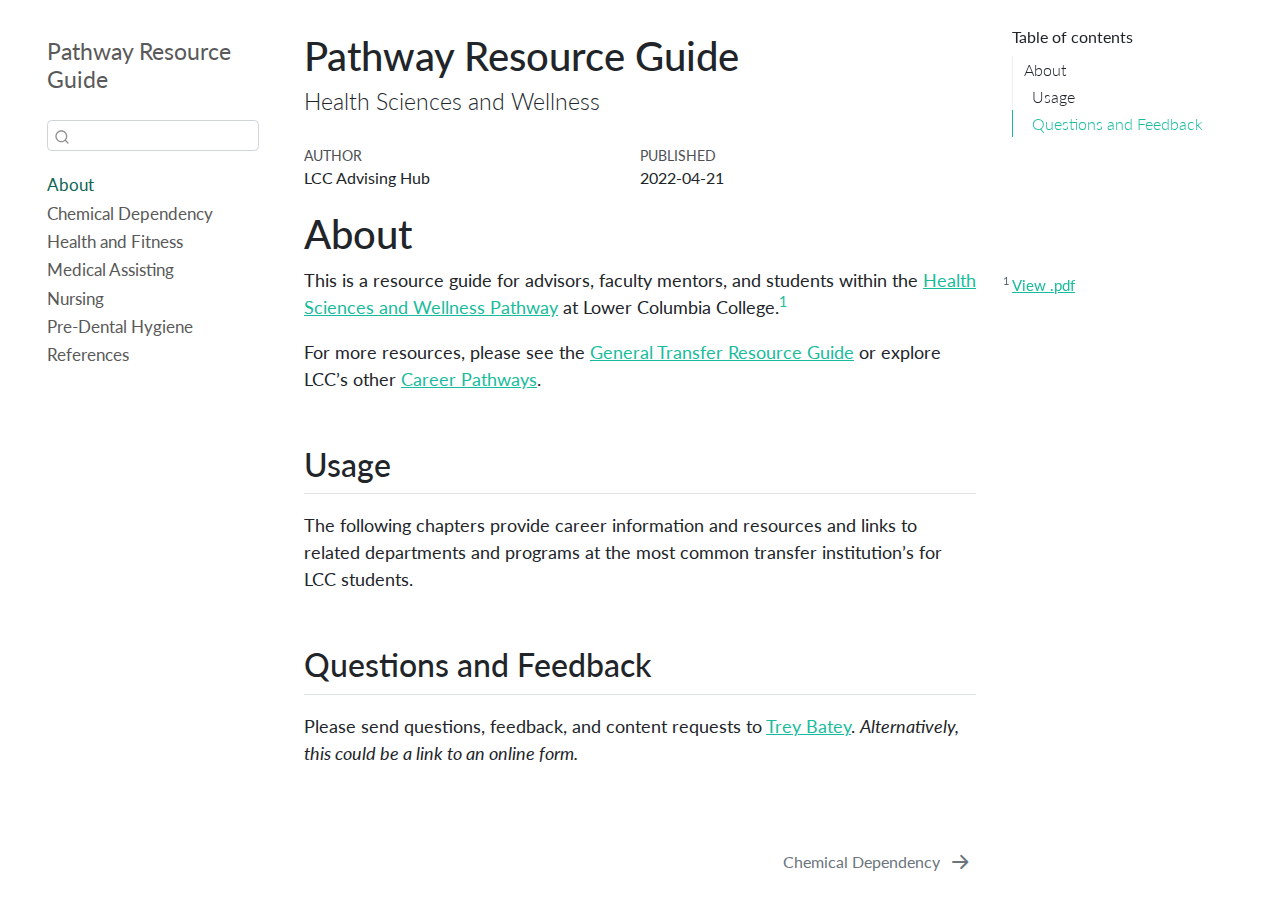
<file: docs/index.html>
<!DOCTYPE html>
<html xmlns="http://www.w3.org/1999/xhtml" lang="en" xml:lang="en"><head>

<meta charset="utf-8">
<meta name="generator" content="quarto-0.9.248">

<meta name="viewport" content="width=device-width, initial-scale=1.0, user-scalable=yes">

<meta name="author" content="LCC Advising Hub">
<meta name="dcterms.date" content="2022-04-21">

<title>Pathway Resource Guide</title>
<style>
code{white-space: pre-wrap;}
span.smallcaps{font-variant: small-caps;}
span.underline{text-decoration: underline;}
div.column{display: inline-block; vertical-align: top; width: 50%;}
div.hanging-indent{margin-left: 1.5em; text-indent: -1.5em;}
ul.task-list{list-style: none;}
</style>

<script src="site_libs/quarto-nav/quarto-nav.js"></script>
<script src="site_libs/quarto-nav/headroom.min.js"></script>
<script src="site_libs/clipboard/clipboard.min.js"></script>
<meta name="quarto:offset" content="./">
<script src="site_libs/quarto-search/autocomplete.umd.js"></script>
<script src="site_libs/quarto-search/fuse.min.js"></script>
<script src="site_libs/quarto-search/quarto-search.js"></script>
<link href="./cds.html" rel="next">
<script src="site_libs/quarto-html/quarto.js"></script>
<script src="site_libs/quarto-html/popper.min.js"></script>
<script src="site_libs/quarto-html/tippy.umd.min.js"></script>
<script src="site_libs/quarto-html/anchor.min.js"></script>
<link href="site_libs/quarto-html/tippy.css" rel="stylesheet">
<link id="quarto-text-highlighting-styles" href="site_libs/quarto-html/quarto-syntax-highlighting.css" rel="stylesheet">
<script src="site_libs/bootstrap/bootstrap.min.js"></script>
<link href="site_libs/bootstrap/bootstrap-icons.css" rel="stylesheet">
<link href="site_libs/bootstrap/bootstrap.min.css" rel="stylesheet">
<script id="quarto-search-options" type="application/json">{
  "location": "sidebar",
  "copy-button": false,
  "collapse-after": 3,
  "panel-placement": "start",
  "type": "textbox",
  "limit": 20,
  "language": {
    "search-no-results-text": "No results",
    "search-matching-documents-text": "matching documents",
    "search-copy-link-title": "Copy link to search",
    "search-hide-matches-text": "Hide additional matches",
    "search-more-match-text": "more match in this document",
    "search-more-matches-text": "more matches in this document",
    "search-clear-button-title": "Clear",
    "search-detached-cancel-button-title": "Cancel",
    "search-submit-button-title": "Submit"
  }
}</script>


</head>

<body class="floating slimcontent">

<div id="quarto-search-results"></div>
  <header id="quarto-header" class="headroom fixed-top">
  <nav class="quarto-secondary-nav" data-bs-toggle="collapse" data-bs-target="#quarto-sidebar" aria-controls="quarto-sidebar" aria-expanded="false" aria-label="Toggle sidebar navigation" onclick="if (window.quartoToggleHeadroom) { window.quartoToggleHeadroom(); }">
    <div class="container-fluid d-flex justify-content-between">
      <h1 class="quarto-secondary-nav-title">Pathway Resource Guide</h1>
      <button type="button" class="quarto-btn-toggle btn" aria-label="Show secondary navigation">
        <i class="bi bi-chevron-right"></i>
      </button>
    </div>
  </nav>
</header>
<!-- content -->
<div id="quarto-content" class="quarto-container page-columns page-rows-contents page-layout-article">
<!-- sidebar -->
  <nav id="quarto-sidebar" class="sidebar collapse sidebar-navigation floating overflow-auto">
    <div class="pt-lg-2 mt-2 text-left sidebar-header">
    <div class="sidebar-title mb-0 py-0">
      <a href="./">Pathway Resource Guide</a> 
    </div>
      </div>
      <div class="mt-2 flex-shrink-0 align-items-center">
        <div class="sidebar-search">
        <div id="quarto-search" class="" title="Search"></div>
        </div>
      </div>
    <div class="sidebar-menu-container"> 
    <ul class="list-unstyled mt-1">
        <li class="sidebar-item">
  <div class="sidebar-item-container"> 
  <a href="./index.html" class="sidebar-item-text sidebar-link active">About</a>
  </div>
</li>
        <li class="sidebar-item">
  <div class="sidebar-item-container"> 
  <a href="./cds.html" class="sidebar-item-text sidebar-link">Chemical Dependency</a>
  </div>
</li>
        <li class="sidebar-item">
  <div class="sidebar-item-container"> 
  <a href="./health-fitness.html" class="sidebar-item-text sidebar-link">Health and Fitness</a>
  </div>
</li>
        <li class="sidebar-item">
  <div class="sidebar-item-container"> 
  <a href="./medical-assisting.html" class="sidebar-item-text sidebar-link">Medical Assisting</a>
  </div>
</li>
        <li class="sidebar-item">
  <div class="sidebar-item-container"> 
  <a href="./nursing.html" class="sidebar-item-text sidebar-link">Nursing</a>
  </div>
</li>
        <li class="sidebar-item">
  <div class="sidebar-item-container"> 
  <a href="./pre-dental.html" class="sidebar-item-text sidebar-link">Pre-Dental Hygiene</a>
  </div>
</li>
        <li class="sidebar-item">
  <div class="sidebar-item-container"> 
  <a href="./references.html" class="sidebar-item-text sidebar-link">References</a>
  </div>
</li>
    </ul>
    </div>
</nav>
<!-- margin-sidebar -->
    <div id="quarto-margin-sidebar" class="sidebar margin-sidebar">
        <nav id="TOC" role="doc-toc">
    <h2 id="toc-title">Table of contents</h2>
   
  <ul>
  <li><a href="#about" id="toc-about" class="nav-link active" data-scroll-target="#about">About</a>
  <ul class="collapse">
  <li><a href="#usage" id="toc-usage" class="nav-link" data-scroll-target="#usage">Usage</a></li>
  <li><a href="#questions-and-feedback" id="toc-questions-and-feedback" class="nav-link" data-scroll-target="#questions-and-feedback">Questions and Feedback</a></li>
  </ul></li>
  </ul>
</nav>
    </div>
<!-- main -->
<main class="content page-columns page-full" id="quarto-document-content">

<header id="title-block-header" class="quarto-title-block default">
<div class="quarto-title">
<h1 class="title d-none d-lg-block">Pathway Resource Guide</h1>
<p class="subtitle lead">Health Sciences and Wellness</p>
</div>





<div class="quarto-title-meta">

    <div>
    <div class="quarto-title-meta-heading">Author</div>
    <div class="quarto-title-meta-contents">
             <p>LCC Advising Hub </p>
          </div>
  </div>
    
    <div>
    <div class="quarto-title-meta-heading">Published</div>
    <div class="quarto-title-meta-contents">
      <p class="date">2022-04-21</p>
    </div>
  </div>
    
  </div>
  

</header>

<section id="about" class="level1 unnumbered page-columns page-full">
<h1 class="unnumbered">About</h1>
<div class="page-columns page-full"><p>This is a resource guide for advisors, faculty mentors, and students within the <a href="https://lowercolumbia.edu/programs/health.php">Health Sciences and Wellness Pathway</a> at Lower Columbia College.<a href="#fn1" class="footnote-ref" id="fnref1" role="doc-noteref"><sup>1</sup></a></p><div class="no-row-height column-margin column-container"><li id="fn1" role="doc-endnote"><p><sup>1</sup>&nbsp;<a href="Pathway-Resource-Guide.pdf">View .pdf</a></p></li></div></div>
<p>For more resources, please see the <a href="https://bateyt.github.io/resourceguide_gentransfer">General Transfer Resource Guide</a> or explore LCC’s other <a href="https://lowercolumbia.edu/programs/index.php">Career Pathways</a>.</p>
<section id="usage" class="level2">
<h2 class="anchored" data-anchor-id="usage">Usage</h2>
<p>The following chapters provide career information and resources and links to related departments and programs at the most common transfer institution’s for LCC students.</p>
</section>
<section id="questions-and-feedback" class="level2">
<h2 class="anchored" data-anchor-id="questions-and-feedback">Questions and Feedback</h2>
<p>Please send questions, feedback, and content requests to <a href="mailto:tbatey@lowercolumbia.edu">Trey Batey</a>. <em>Alternatively, this could be a link to an online form.</em></p>


</section>
</section>


</main> <!-- /main -->
<script type="application/javascript">
window.document.addEventListener("DOMContentLoaded", function (event) {
  const icon = "";
  const anchorJS = new window.AnchorJS();
  anchorJS.options = {
    placement: 'right',
    icon: icon
  };
  anchorJS.add('.anchored');
  const clipboard = new window.ClipboardJS('.code-copy-button', {
    target: function(trigger) {
      return trigger.previousElementSibling;
    }
  });
  clipboard.on('success', function(e) {
    // button target
    const button = e.trigger;
    // don't keep focus
    button.blur();
    // flash "checked"
    button.classList.add('code-copy-button-checked');
    setTimeout(function() {
      button.classList.remove('code-copy-button-checked');
    }, 1000);
    // clear code selection
    e.clearSelection();
  });
  function tippyHover(el, contentFn) {
    const config = {
      allowHTML: true,
      content: contentFn,
      maxWidth: 500,
      delay: 100,
      arrow: false,
      appendTo: function(el) {
          return el.parentElement;
      },
      interactive: true,
      interactiveBorder: 10,
      theme: 'quarto',
      placement: 'bottom-start'
    };
    window.tippy(el, config); 
  }
  const noterefs = window.document.querySelectorAll('a[role="doc-noteref"]');
  for (var i=0; i<noterefs.length; i++) {
    const ref = noterefs[i];
    tippyHover(ref, function() {
      let href = ref.getAttribute('href');
      try { href = new URL(href).hash; } catch {}
      const id = href.replace(/^#\/?/, "");
      const note = window.document.getElementById(id);
      return note.innerHTML;
    });
  }
  var bibliorefs = window.document.querySelectorAll('a[role="doc-biblioref"]');
  for (var i=0; i<bibliorefs.length; i++) {
    const ref = bibliorefs[i];
    const cites = ref.parentNode.getAttribute('data-cites').split(' ');
    tippyHover(ref, function() {
      var popup = window.document.createElement('div');
      cites.forEach(function(cite) {
        var citeDiv = window.document.createElement('div');
        citeDiv.classList.add('hanging-indent');
        citeDiv.classList.add('csl-entry');
        var biblioDiv = window.document.getElementById('ref-' + cite);
        if (biblioDiv) {
          citeDiv.innerHTML = biblioDiv.innerHTML;
        }
        popup.appendChild(citeDiv);
      });
      return popup.innerHTML;
    });
  }
});
</script>
<nav class="page-navigation">
  <div class="nav-page nav-page-previous">
  </div>
  <div class="nav-page nav-page-next">
      <a href="./cds.html" class="pagination-link">
        <span class="nav-page-text">Chemical Dependency</span> <i class="bi bi-arrow-right-short"></i>
      </a>
  </div>
</nav>
</div> <!-- /content -->



</body></html>
</file>
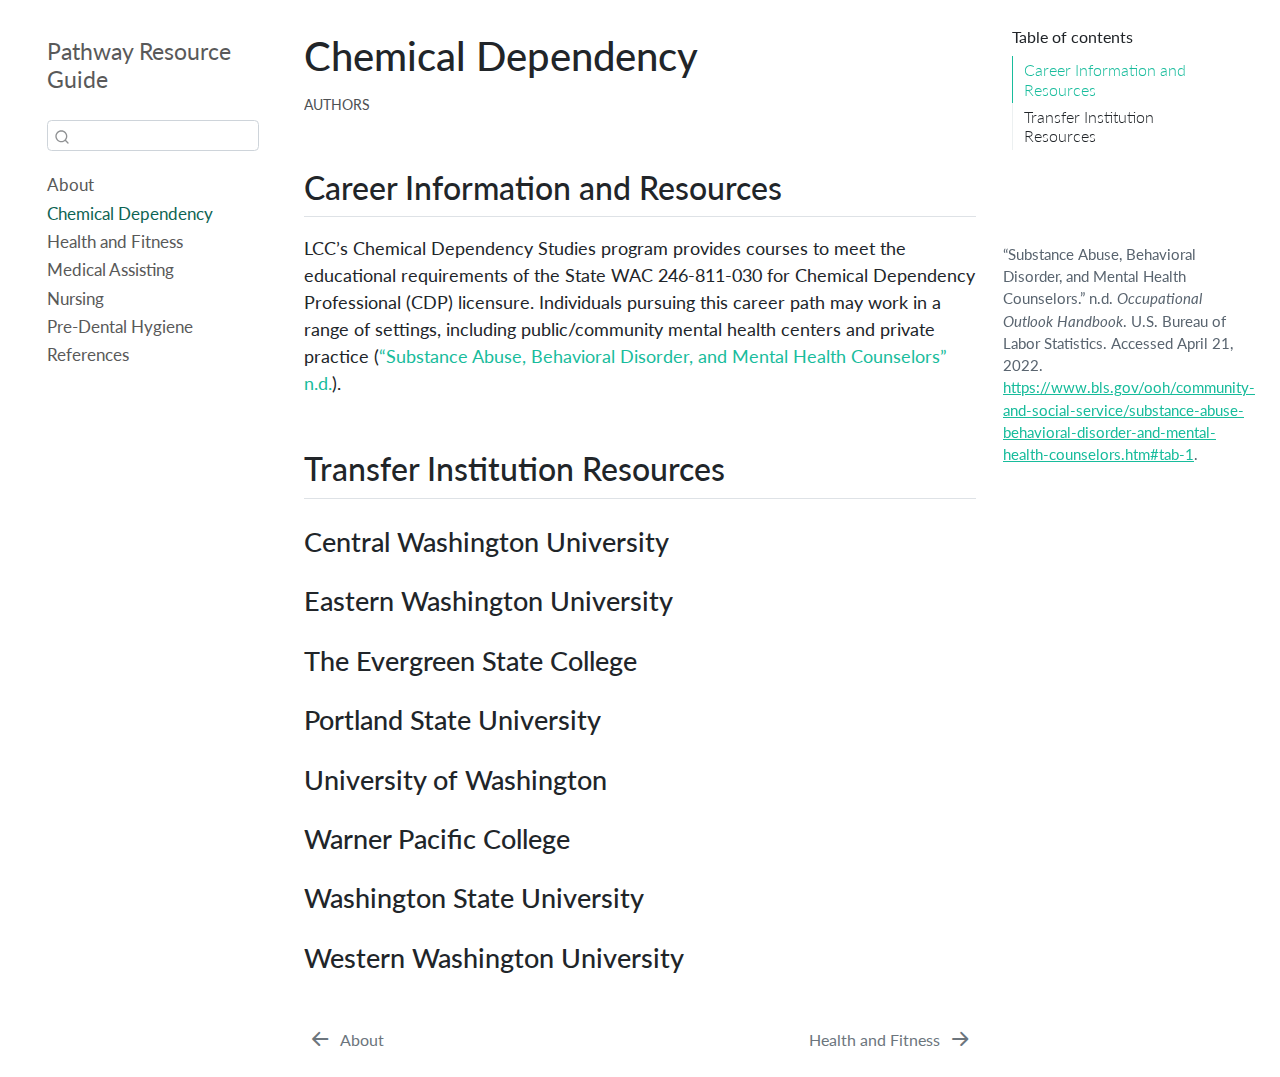
<file: docs/cds.html>
<!DOCTYPE html>
<html xmlns="http://www.w3.org/1999/xhtml" lang="en" xml:lang="en"><head>

<meta charset="utf-8">
<meta name="generator" content="quarto-0.9.248">

<meta name="viewport" content="width=device-width, initial-scale=1.0, user-scalable=yes">


<title>Pathway Resource Guide - Chemical Dependency</title>
<style>
code{white-space: pre-wrap;}
span.smallcaps{font-variant: small-caps;}
span.underline{text-decoration: underline;}
div.column{display: inline-block; vertical-align: top; width: 50%;}
div.hanging-indent{margin-left: 1.5em; text-indent: -1.5em;}
ul.task-list{list-style: none;}
div.csl-bib-body { }
div.csl-entry {
  clear: both;
}
.hanging div.csl-entry {
  margin-left:2em;
  text-indent:-2em;
}
div.csl-left-margin {
  min-width:2em;
  float:left;
}
div.csl-right-inline {
  margin-left:2em;
  padding-left:1em;
}
div.csl-indent {
  margin-left: 2em;
}
</style>

<script src="site_libs/quarto-nav/quarto-nav.js"></script>
<script src="site_libs/quarto-nav/headroom.min.js"></script>
<script src="site_libs/clipboard/clipboard.min.js"></script>
<meta name="quarto:offset" content="./">
<script src="site_libs/quarto-search/autocomplete.umd.js"></script>
<script src="site_libs/quarto-search/fuse.min.js"></script>
<script src="site_libs/quarto-search/quarto-search.js"></script>
<link href="./health-fitness.html" rel="next">
<link href="./index.html" rel="prev">
<script src="site_libs/quarto-html/quarto.js"></script>
<script src="site_libs/quarto-html/popper.min.js"></script>
<script src="site_libs/quarto-html/tippy.umd.min.js"></script>
<script src="site_libs/quarto-html/anchor.min.js"></script>
<link href="site_libs/quarto-html/tippy.css" rel="stylesheet">
<link id="quarto-text-highlighting-styles" href="site_libs/quarto-html/quarto-syntax-highlighting.css" rel="stylesheet">
<script src="site_libs/bootstrap/bootstrap.min.js"></script>
<link href="site_libs/bootstrap/bootstrap-icons.css" rel="stylesheet">
<link href="site_libs/bootstrap/bootstrap.min.css" rel="stylesheet">
<script id="quarto-search-options" type="application/json">{
  "location": "sidebar",
  "copy-button": false,
  "collapse-after": 3,
  "panel-placement": "start",
  "type": "textbox",
  "limit": 20,
  "language": {
    "search-no-results-text": "No results",
    "search-matching-documents-text": "matching documents",
    "search-copy-link-title": "Copy link to search",
    "search-hide-matches-text": "Hide additional matches",
    "search-more-match-text": "more match in this document",
    "search-more-matches-text": "more matches in this document",
    "search-clear-button-title": "Clear",
    "search-detached-cancel-button-title": "Cancel",
    "search-submit-button-title": "Submit"
  }
}</script>


</head>

<body class="floating slimcontent">

<div id="quarto-search-results"></div>
  <header id="quarto-header" class="headroom fixed-top">
  <nav class="quarto-secondary-nav" data-bs-toggle="collapse" data-bs-target="#quarto-sidebar" aria-controls="quarto-sidebar" aria-expanded="false" aria-label="Toggle sidebar navigation" onclick="if (window.quartoToggleHeadroom) { window.quartoToggleHeadroom(); }">
    <div class="container-fluid d-flex justify-content-between">
      <h1 class="quarto-secondary-nav-title">Chemical Dependency</h1>
      <button type="button" class="quarto-btn-toggle btn" aria-label="Show secondary navigation">
        <i class="bi bi-chevron-right"></i>
      </button>
    </div>
  </nav>
</header>
<!-- content -->
<div id="quarto-content" class="quarto-container page-columns page-rows-contents page-layout-article">
<!-- sidebar -->
  <nav id="quarto-sidebar" class="sidebar collapse sidebar-navigation floating overflow-auto">
    <div class="pt-lg-2 mt-2 text-left sidebar-header">
    <div class="sidebar-title mb-0 py-0">
      <a href="./">Pathway Resource Guide</a> 
    </div>
      </div>
      <div class="mt-2 flex-shrink-0 align-items-center">
        <div class="sidebar-search">
        <div id="quarto-search" class="" title="Search"></div>
        </div>
      </div>
    <div class="sidebar-menu-container"> 
    <ul class="list-unstyled mt-1">
        <li class="sidebar-item">
  <div class="sidebar-item-container"> 
  <a href="./index.html" class="sidebar-item-text sidebar-link">About</a>
  </div>
</li>
        <li class="sidebar-item">
  <div class="sidebar-item-container"> 
  <a href="./cds.html" class="sidebar-item-text sidebar-link active">Chemical Dependency</a>
  </div>
</li>
        <li class="sidebar-item">
  <div class="sidebar-item-container"> 
  <a href="./health-fitness.html" class="sidebar-item-text sidebar-link">Health and Fitness</a>
  </div>
</li>
        <li class="sidebar-item">
  <div class="sidebar-item-container"> 
  <a href="./medical-assisting.html" class="sidebar-item-text sidebar-link">Medical Assisting</a>
  </div>
</li>
        <li class="sidebar-item">
  <div class="sidebar-item-container"> 
  <a href="./nursing.html" class="sidebar-item-text sidebar-link">Nursing</a>
  </div>
</li>
        <li class="sidebar-item">
  <div class="sidebar-item-container"> 
  <a href="./pre-dental.html" class="sidebar-item-text sidebar-link">Pre-Dental Hygiene</a>
  </div>
</li>
        <li class="sidebar-item">
  <div class="sidebar-item-container"> 
  <a href="./references.html" class="sidebar-item-text sidebar-link">References</a>
  </div>
</li>
    </ul>
    </div>
</nav>
<!-- margin-sidebar -->
    <div id="quarto-margin-sidebar" class="sidebar margin-sidebar">
        <nav id="TOC" role="doc-toc">
    <h2 id="toc-title">Table of contents</h2>
   
  <ul>
  <li><a href="#career-information-and-resources" id="toc-career-information-and-resources" class="nav-link active" data-scroll-target="#career-information-and-resources">Career Information and Resources</a></li>
  <li><a href="#transfer-institution-resources" id="toc-transfer-institution-resources" class="nav-link" data-scroll-target="#transfer-institution-resources">Transfer Institution Resources</a>
  <ul class="collapse">
  <li><a href="#central-washington-university" id="toc-central-washington-university" class="nav-link" data-scroll-target="#central-washington-university">Central Washington University</a></li>
  <li><a href="#eastern-washington-university" id="toc-eastern-washington-university" class="nav-link" data-scroll-target="#eastern-washington-university">Eastern Washington University</a></li>
  <li><a href="#the-evergreen-state-college" id="toc-the-evergreen-state-college" class="nav-link" data-scroll-target="#the-evergreen-state-college">The Evergreen State College</a></li>
  <li><a href="#portland-state-university" id="toc-portland-state-university" class="nav-link" data-scroll-target="#portland-state-university">Portland State University</a></li>
  <li><a href="#university-of-washington" id="toc-university-of-washington" class="nav-link" data-scroll-target="#university-of-washington">University of Washington</a></li>
  <li><a href="#warner-pacific-college" id="toc-warner-pacific-college" class="nav-link" data-scroll-target="#warner-pacific-college">Warner Pacific College</a></li>
  <li><a href="#washington-state-university" id="toc-washington-state-university" class="nav-link" data-scroll-target="#washington-state-university">Washington State University</a></li>
  <li><a href="#western-washington-university" id="toc-western-washington-university" class="nav-link" data-scroll-target="#western-washington-university">Western Washington University</a></li>
  </ul></li>
  </ul>
</nav>
    </div>
<!-- main -->
<main class="content page-columns page-full" id="quarto-document-content">

<header id="title-block-header" class="quarto-title-block default">
<div class="quarto-title">
<h1 class="title d-none d-lg-block">Chemical Dependency</h1>
</div>





<div class="quarto-title-meta">

    <div>
    <div class="quarto-title-meta-heading">Authors</div>
    <div class="quarto-title-meta-contents">
          </div>
  </div>
    
    
  </div>
  

</header>

<section id="career-information-and-resources" class="level2 page-columns page-full">
<h2 class="anchored" data-anchor-id="career-information-and-resources">Career Information and Resources</h2>
<p>LCC’s Chemical Dependency Studies program provides courses to meet the educational requirements of the State WAC 246-811-030 for Chemical Dependency Professional (CDP) licensure. Individuals pursuing this career path may work in a range of settings, including public/community mental health centers and private practice <span class="citation" data-cites="ooh_cds">(<a href="references.html#ref-ooh_cds" role="doc-biblioref"><span>“Substance <span>Abuse</span>, <span>Behavioral</span> <span>Disorder</span>, and <span>Mental</span> <span>Health</span> <span>Counselors</span>”</span> n.d.</a>)</span>.</p>
<div class="no-row-height column-margin column-container"><div id="ref-ooh_cds" class="csl-entry" role="doc-biblioentry">
<span>“Substance <span>Abuse</span>, <span>Behavioral</span> <span>Disorder</span>, and <span>Mental</span> <span>Health</span> <span>Counselors</span>.”</span> n.d. <em>Occupational <span>Outlook</span> <span>Handbook</span></em>. U.<span>S</span>. <span>Bureau</span> of <span>Labor</span> <span>Statistics</span>. Accessed April 21, 2022. <a href="https://www.bls.gov/ooh/community-and-social-service/substance-abuse-behavioral-disorder-and-mental-health-counselors.htm#tab-1">https://www.bls.gov/ooh/community-and-social-service/substance-abuse-behavioral-disorder-and-mental-health-counselors.htm#tab-1</a>.
</div></div></section>
<section id="transfer-institution-resources" class="level2">
<h2 class="anchored" data-anchor-id="transfer-institution-resources">Transfer Institution Resources</h2>
<section id="central-washington-university" class="level3">
<h3 class="anchored" data-anchor-id="central-washington-university">Central Washington University</h3>
</section>
<section id="eastern-washington-university" class="level3">
<h3 class="anchored" data-anchor-id="eastern-washington-university">Eastern Washington University</h3>
</section>
<section id="the-evergreen-state-college" class="level3">
<h3 class="anchored" data-anchor-id="the-evergreen-state-college">The Evergreen State College</h3>
</section>
<section id="portland-state-university" class="level3">
<h3 class="anchored" data-anchor-id="portland-state-university">Portland State University</h3>
</section>
<section id="university-of-washington" class="level3">
<h3 class="anchored" data-anchor-id="university-of-washington">University of Washington</h3>
</section>
<section id="warner-pacific-college" class="level3">
<h3 class="anchored" data-anchor-id="warner-pacific-college">Warner Pacific College</h3>
</section>
<section id="washington-state-university" class="level3">
<h3 class="anchored" data-anchor-id="washington-state-university">Washington State University</h3>
</section>
<section id="western-washington-university" class="level3">
<h3 class="anchored" data-anchor-id="western-washington-university">Western Washington University</h3>



</section>
</section>

</main> <!-- /main -->
<script type="application/javascript">
window.document.addEventListener("DOMContentLoaded", function (event) {
  const icon = "";
  const anchorJS = new window.AnchorJS();
  anchorJS.options = {
    placement: 'right',
    icon: icon
  };
  anchorJS.add('.anchored');
  const clipboard = new window.ClipboardJS('.code-copy-button', {
    target: function(trigger) {
      return trigger.previousElementSibling;
    }
  });
  clipboard.on('success', function(e) {
    // button target
    const button = e.trigger;
    // don't keep focus
    button.blur();
    // flash "checked"
    button.classList.add('code-copy-button-checked');
    setTimeout(function() {
      button.classList.remove('code-copy-button-checked');
    }, 1000);
    // clear code selection
    e.clearSelection();
  });
  function tippyHover(el, contentFn) {
    const config = {
      allowHTML: true,
      content: contentFn,
      maxWidth: 500,
      delay: 100,
      arrow: false,
      appendTo: function(el) {
          return el.parentElement;
      },
      interactive: true,
      interactiveBorder: 10,
      theme: 'quarto',
      placement: 'bottom-start'
    };
    window.tippy(el, config); 
  }
  const noterefs = window.document.querySelectorAll('a[role="doc-noteref"]');
  for (var i=0; i<noterefs.length; i++) {
    const ref = noterefs[i];
    tippyHover(ref, function() {
      let href = ref.getAttribute('href');
      try { href = new URL(href).hash; } catch {}
      const id = href.replace(/^#\/?/, "");
      const note = window.document.getElementById(id);
      return note.innerHTML;
    });
  }
  var bibliorefs = window.document.querySelectorAll('a[role="doc-biblioref"]');
  for (var i=0; i<bibliorefs.length; i++) {
    const ref = bibliorefs[i];
    const cites = ref.parentNode.getAttribute('data-cites').split(' ');
    tippyHover(ref, function() {
      var popup = window.document.createElement('div');
      cites.forEach(function(cite) {
        var citeDiv = window.document.createElement('div');
        citeDiv.classList.add('hanging-indent');
        citeDiv.classList.add('csl-entry');
        var biblioDiv = window.document.getElementById('ref-' + cite);
        if (biblioDiv) {
          citeDiv.innerHTML = biblioDiv.innerHTML;
        }
        popup.appendChild(citeDiv);
      });
      return popup.innerHTML;
    });
  }
});
</script>
<nav class="page-navigation">
  <div class="nav-page nav-page-previous">
      <a href="./index.html" class="pagination-link">
        <i class="bi bi-arrow-left-short"></i> <span class="nav-page-text">About</span>
      </a>          
  </div>
  <div class="nav-page nav-page-next">
      <a href="./health-fitness.html" class="pagination-link">
        <span class="nav-page-text">Health and Fitness</span> <i class="bi bi-arrow-right-short"></i>
      </a>
  </div>
</nav>
</div> <!-- /content -->



</body></html>
</file>
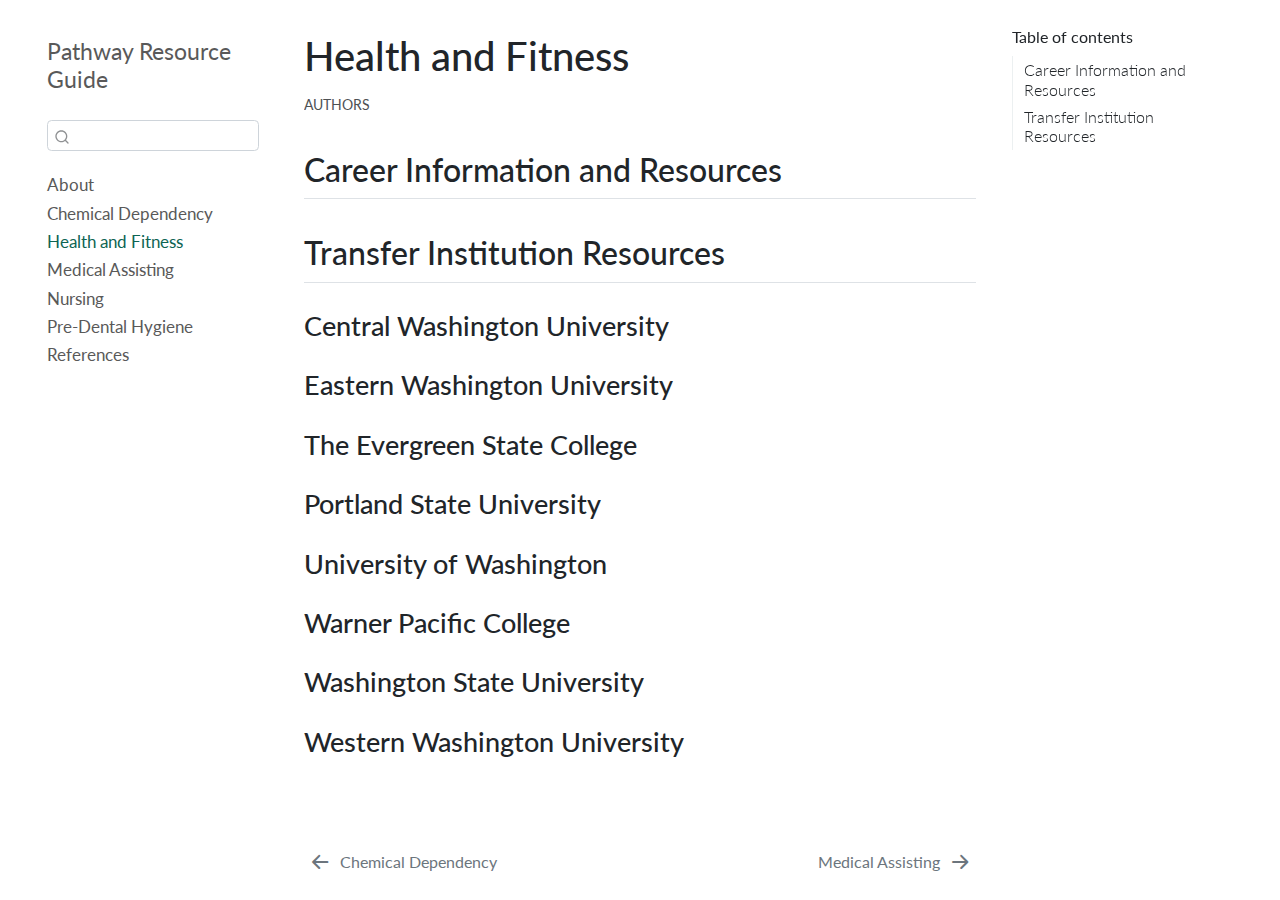
<file: docs/health-fitness.html>
<!DOCTYPE html>
<html xmlns="http://www.w3.org/1999/xhtml" lang="en" xml:lang="en"><head>

<meta charset="utf-8">
<meta name="generator" content="quarto-0.9.248">

<meta name="viewport" content="width=device-width, initial-scale=1.0, user-scalable=yes">


<title>Pathway Resource Guide - Health and Fitness</title>
<style>
code{white-space: pre-wrap;}
span.smallcaps{font-variant: small-caps;}
span.underline{text-decoration: underline;}
div.column{display: inline-block; vertical-align: top; width: 50%;}
div.hanging-indent{margin-left: 1.5em; text-indent: -1.5em;}
ul.task-list{list-style: none;}
</style>

<script src="site_libs/quarto-nav/quarto-nav.js"></script>
<script src="site_libs/quarto-nav/headroom.min.js"></script>
<script src="site_libs/clipboard/clipboard.min.js"></script>
<meta name="quarto:offset" content="./">
<script src="site_libs/quarto-search/autocomplete.umd.js"></script>
<script src="site_libs/quarto-search/fuse.min.js"></script>
<script src="site_libs/quarto-search/quarto-search.js"></script>
<link href="./medical-assisting.html" rel="next">
<link href="./cds.html" rel="prev">
<script src="site_libs/quarto-html/quarto.js"></script>
<script src="site_libs/quarto-html/popper.min.js"></script>
<script src="site_libs/quarto-html/tippy.umd.min.js"></script>
<script src="site_libs/quarto-html/anchor.min.js"></script>
<link href="site_libs/quarto-html/tippy.css" rel="stylesheet">
<link id="quarto-text-highlighting-styles" href="site_libs/quarto-html/quarto-syntax-highlighting.css" rel="stylesheet">
<script src="site_libs/bootstrap/bootstrap.min.js"></script>
<link href="site_libs/bootstrap/bootstrap-icons.css" rel="stylesheet">
<link href="site_libs/bootstrap/bootstrap.min.css" rel="stylesheet">
<script id="quarto-search-options" type="application/json">{
  "location": "sidebar",
  "copy-button": false,
  "collapse-after": 3,
  "panel-placement": "start",
  "type": "textbox",
  "limit": 20,
  "language": {
    "search-no-results-text": "No results",
    "search-matching-documents-text": "matching documents",
    "search-copy-link-title": "Copy link to search",
    "search-hide-matches-text": "Hide additional matches",
    "search-more-match-text": "more match in this document",
    "search-more-matches-text": "more matches in this document",
    "search-clear-button-title": "Clear",
    "search-detached-cancel-button-title": "Cancel",
    "search-submit-button-title": "Submit"
  }
}</script>


</head>

<body class="floating">

<div id="quarto-search-results"></div>
  <header id="quarto-header" class="headroom fixed-top">
  <nav class="quarto-secondary-nav" data-bs-toggle="collapse" data-bs-target="#quarto-sidebar" aria-controls="quarto-sidebar" aria-expanded="false" aria-label="Toggle sidebar navigation" onclick="if (window.quartoToggleHeadroom) { window.quartoToggleHeadroom(); }">
    <div class="container-fluid d-flex justify-content-between">
      <h1 class="quarto-secondary-nav-title">Health and Fitness</h1>
      <button type="button" class="quarto-btn-toggle btn" aria-label="Show secondary navigation">
        <i class="bi bi-chevron-right"></i>
      </button>
    </div>
  </nav>
</header>
<!-- content -->
<div id="quarto-content" class="quarto-container page-columns page-rows-contents page-layout-article">
<!-- sidebar -->
  <nav id="quarto-sidebar" class="sidebar collapse sidebar-navigation floating overflow-auto">
    <div class="pt-lg-2 mt-2 text-left sidebar-header">
    <div class="sidebar-title mb-0 py-0">
      <a href="./">Pathway Resource Guide</a> 
    </div>
      </div>
      <div class="mt-2 flex-shrink-0 align-items-center">
        <div class="sidebar-search">
        <div id="quarto-search" class="" title="Search"></div>
        </div>
      </div>
    <div class="sidebar-menu-container"> 
    <ul class="list-unstyled mt-1">
        <li class="sidebar-item">
  <div class="sidebar-item-container"> 
  <a href="./index.html" class="sidebar-item-text sidebar-link">About</a>
  </div>
</li>
        <li class="sidebar-item">
  <div class="sidebar-item-container"> 
  <a href="./cds.html" class="sidebar-item-text sidebar-link">Chemical Dependency</a>
  </div>
</li>
        <li class="sidebar-item">
  <div class="sidebar-item-container"> 
  <a href="./health-fitness.html" class="sidebar-item-text sidebar-link active">Health and Fitness</a>
  </div>
</li>
        <li class="sidebar-item">
  <div class="sidebar-item-container"> 
  <a href="./medical-assisting.html" class="sidebar-item-text sidebar-link">Medical Assisting</a>
  </div>
</li>
        <li class="sidebar-item">
  <div class="sidebar-item-container"> 
  <a href="./nursing.html" class="sidebar-item-text sidebar-link">Nursing</a>
  </div>
</li>
        <li class="sidebar-item">
  <div class="sidebar-item-container"> 
  <a href="./pre-dental.html" class="sidebar-item-text sidebar-link">Pre-Dental Hygiene</a>
  </div>
</li>
        <li class="sidebar-item">
  <div class="sidebar-item-container"> 
  <a href="./references.html" class="sidebar-item-text sidebar-link">References</a>
  </div>
</li>
    </ul>
    </div>
</nav>
<!-- margin-sidebar -->
    <div id="quarto-margin-sidebar" class="sidebar margin-sidebar">
        <nav id="TOC" role="doc-toc">
    <h2 id="toc-title">Table of contents</h2>
   
  <ul>
  <li><a href="#career-information-and-resources" id="toc-career-information-and-resources" class="nav-link active" data-scroll-target="#career-information-and-resources">Career Information and Resources</a></li>
  <li><a href="#transfer-institution-resources" id="toc-transfer-institution-resources" class="nav-link" data-scroll-target="#transfer-institution-resources">Transfer Institution Resources</a>
  <ul class="collapse">
  <li><a href="#central-washington-university" id="toc-central-washington-university" class="nav-link" data-scroll-target="#central-washington-university">Central Washington University</a></li>
  <li><a href="#eastern-washington-university" id="toc-eastern-washington-university" class="nav-link" data-scroll-target="#eastern-washington-university">Eastern Washington University</a></li>
  <li><a href="#the-evergreen-state-college" id="toc-the-evergreen-state-college" class="nav-link" data-scroll-target="#the-evergreen-state-college">The Evergreen State College</a></li>
  <li><a href="#portland-state-university" id="toc-portland-state-university" class="nav-link" data-scroll-target="#portland-state-university">Portland State University</a></li>
  <li><a href="#university-of-washington" id="toc-university-of-washington" class="nav-link" data-scroll-target="#university-of-washington">University of Washington</a></li>
  <li><a href="#warner-pacific-college" id="toc-warner-pacific-college" class="nav-link" data-scroll-target="#warner-pacific-college">Warner Pacific College</a></li>
  <li><a href="#washington-state-university" id="toc-washington-state-university" class="nav-link" data-scroll-target="#washington-state-university">Washington State University</a></li>
  <li><a href="#western-washington-university" id="toc-western-washington-university" class="nav-link" data-scroll-target="#western-washington-university">Western Washington University</a></li>
  </ul></li>
  </ul>
</nav>
    </div>
<!-- main -->
<main class="content" id="quarto-document-content">

<header id="title-block-header" class="quarto-title-block default">
<div class="quarto-title">
<h1 class="title d-none d-lg-block">Health and Fitness</h1>
</div>





<div class="quarto-title-meta">

    <div>
    <div class="quarto-title-meta-heading">Authors</div>
    <div class="quarto-title-meta-contents">
          </div>
  </div>
    
    
  </div>
  

</header>

<section id="career-information-and-resources" class="level2">
<h2 class="anchored" data-anchor-id="career-information-and-resources">Career Information and Resources</h2>
</section>
<section id="transfer-institution-resources" class="level2">
<h2 class="anchored" data-anchor-id="transfer-institution-resources">Transfer Institution Resources</h2>
<section id="central-washington-university" class="level3">
<h3 class="anchored" data-anchor-id="central-washington-university">Central Washington University</h3>
</section>
<section id="eastern-washington-university" class="level3">
<h3 class="anchored" data-anchor-id="eastern-washington-university">Eastern Washington University</h3>
</section>
<section id="the-evergreen-state-college" class="level3">
<h3 class="anchored" data-anchor-id="the-evergreen-state-college">The Evergreen State College</h3>
</section>
<section id="portland-state-university" class="level3">
<h3 class="anchored" data-anchor-id="portland-state-university">Portland State University</h3>
</section>
<section id="university-of-washington" class="level3">
<h3 class="anchored" data-anchor-id="university-of-washington">University of Washington</h3>
</section>
<section id="warner-pacific-college" class="level3">
<h3 class="anchored" data-anchor-id="warner-pacific-college">Warner Pacific College</h3>
</section>
<section id="washington-state-university" class="level3">
<h3 class="anchored" data-anchor-id="washington-state-university">Washington State University</h3>
</section>
<section id="western-washington-university" class="level3">
<h3 class="anchored" data-anchor-id="western-washington-university">Western Washington University</h3>


</section>
</section>

</main> <!-- /main -->
<script type="application/javascript">
window.document.addEventListener("DOMContentLoaded", function (event) {
  const icon = "";
  const anchorJS = new window.AnchorJS();
  anchorJS.options = {
    placement: 'right',
    icon: icon
  };
  anchorJS.add('.anchored');
  const clipboard = new window.ClipboardJS('.code-copy-button', {
    target: function(trigger) {
      return trigger.previousElementSibling;
    }
  });
  clipboard.on('success', function(e) {
    // button target
    const button = e.trigger;
    // don't keep focus
    button.blur();
    // flash "checked"
    button.classList.add('code-copy-button-checked');
    setTimeout(function() {
      button.classList.remove('code-copy-button-checked');
    }, 1000);
    // clear code selection
    e.clearSelection();
  });
  function tippyHover(el, contentFn) {
    const config = {
      allowHTML: true,
      content: contentFn,
      maxWidth: 500,
      delay: 100,
      arrow: false,
      appendTo: function(el) {
          return el.parentElement;
      },
      interactive: true,
      interactiveBorder: 10,
      theme: 'quarto',
      placement: 'bottom-start'
    };
    window.tippy(el, config); 
  }
  const noterefs = window.document.querySelectorAll('a[role="doc-noteref"]');
  for (var i=0; i<noterefs.length; i++) {
    const ref = noterefs[i];
    tippyHover(ref, function() {
      let href = ref.getAttribute('href');
      try { href = new URL(href).hash; } catch {}
      const id = href.replace(/^#\/?/, "");
      const note = window.document.getElementById(id);
      return note.innerHTML;
    });
  }
  var bibliorefs = window.document.querySelectorAll('a[role="doc-biblioref"]');
  for (var i=0; i<bibliorefs.length; i++) {
    const ref = bibliorefs[i];
    const cites = ref.parentNode.getAttribute('data-cites').split(' ');
    tippyHover(ref, function() {
      var popup = window.document.createElement('div');
      cites.forEach(function(cite) {
        var citeDiv = window.document.createElement('div');
        citeDiv.classList.add('hanging-indent');
        citeDiv.classList.add('csl-entry');
        var biblioDiv = window.document.getElementById('ref-' + cite);
        if (biblioDiv) {
          citeDiv.innerHTML = biblioDiv.innerHTML;
        }
        popup.appendChild(citeDiv);
      });
      return popup.innerHTML;
    });
  }
});
</script>
<nav class="page-navigation">
  <div class="nav-page nav-page-previous">
      <a href="./cds.html" class="pagination-link">
        <i class="bi bi-arrow-left-short"></i> <span class="nav-page-text">Chemical Dependency</span>
      </a>          
  </div>
  <div class="nav-page nav-page-next">
      <a href="./medical-assisting.html" class="pagination-link">
        <span class="nav-page-text">Medical Assisting</span> <i class="bi bi-arrow-right-short"></i>
      </a>
  </div>
</nav>
</div> <!-- /content -->



</body></html>
</file>
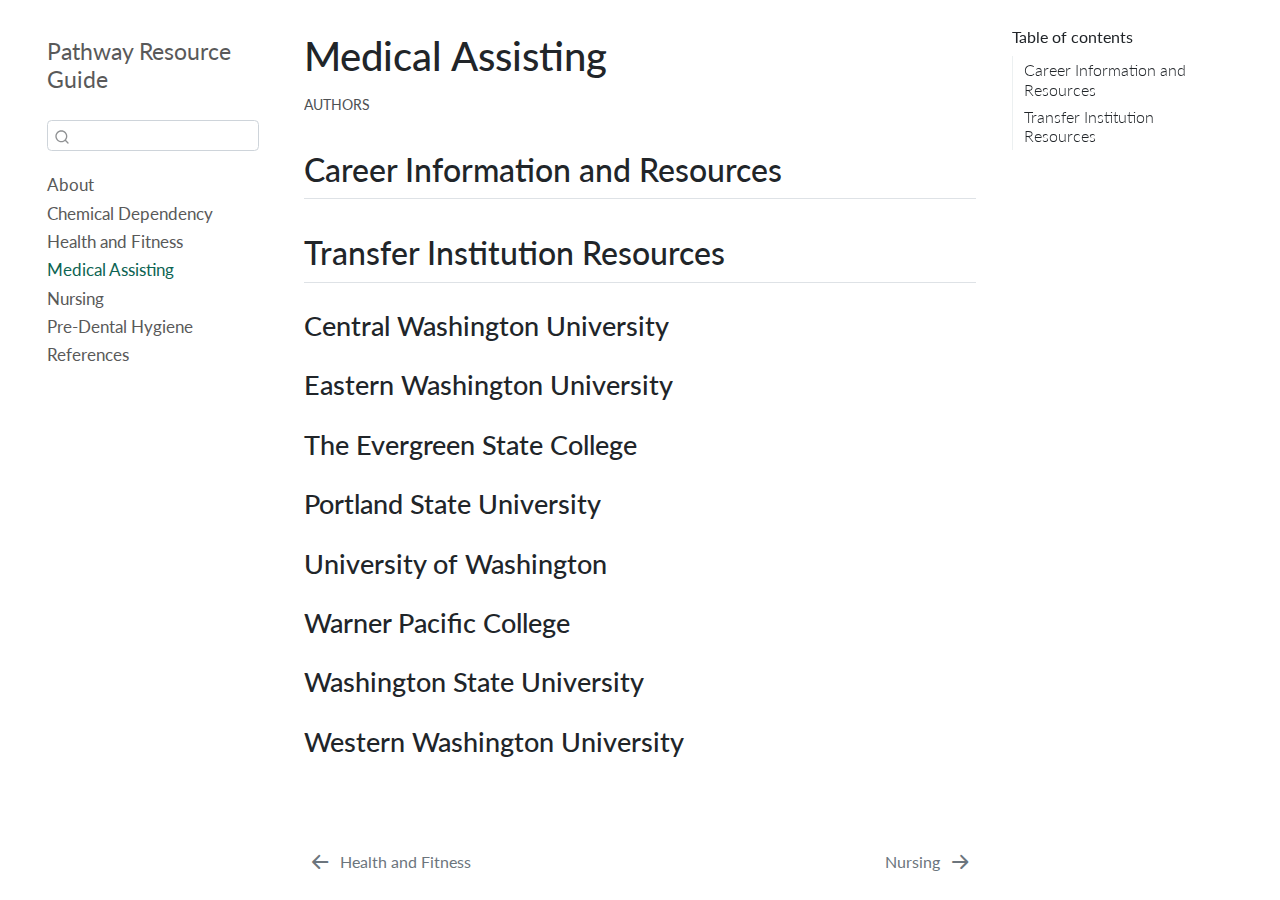
<file: docs/medical-assisting.html>
<!DOCTYPE html>
<html xmlns="http://www.w3.org/1999/xhtml" lang="en" xml:lang="en"><head>

<meta charset="utf-8">
<meta name="generator" content="quarto-0.9.248">

<meta name="viewport" content="width=device-width, initial-scale=1.0, user-scalable=yes">


<title>Pathway Resource Guide - Medical Assisting</title>
<style>
code{white-space: pre-wrap;}
span.smallcaps{font-variant: small-caps;}
span.underline{text-decoration: underline;}
div.column{display: inline-block; vertical-align: top; width: 50%;}
div.hanging-indent{margin-left: 1.5em; text-indent: -1.5em;}
ul.task-list{list-style: none;}
</style>

<script src="site_libs/quarto-nav/quarto-nav.js"></script>
<script src="site_libs/quarto-nav/headroom.min.js"></script>
<script src="site_libs/clipboard/clipboard.min.js"></script>
<meta name="quarto:offset" content="./">
<script src="site_libs/quarto-search/autocomplete.umd.js"></script>
<script src="site_libs/quarto-search/fuse.min.js"></script>
<script src="site_libs/quarto-search/quarto-search.js"></script>
<link href="./nursing.html" rel="next">
<link href="./health-fitness.html" rel="prev">
<script src="site_libs/quarto-html/quarto.js"></script>
<script src="site_libs/quarto-html/popper.min.js"></script>
<script src="site_libs/quarto-html/tippy.umd.min.js"></script>
<script src="site_libs/quarto-html/anchor.min.js"></script>
<link href="site_libs/quarto-html/tippy.css" rel="stylesheet">
<link id="quarto-text-highlighting-styles" href="site_libs/quarto-html/quarto-syntax-highlighting.css" rel="stylesheet">
<script src="site_libs/bootstrap/bootstrap.min.js"></script>
<link href="site_libs/bootstrap/bootstrap-icons.css" rel="stylesheet">
<link href="site_libs/bootstrap/bootstrap.min.css" rel="stylesheet">
<script id="quarto-search-options" type="application/json">{
  "location": "sidebar",
  "copy-button": false,
  "collapse-after": 3,
  "panel-placement": "start",
  "type": "textbox",
  "limit": 20,
  "language": {
    "search-no-results-text": "No results",
    "search-matching-documents-text": "matching documents",
    "search-copy-link-title": "Copy link to search",
    "search-hide-matches-text": "Hide additional matches",
    "search-more-match-text": "more match in this document",
    "search-more-matches-text": "more matches in this document",
    "search-clear-button-title": "Clear",
    "search-detached-cancel-button-title": "Cancel",
    "search-submit-button-title": "Submit"
  }
}</script>


</head>

<body class="floating">

<div id="quarto-search-results"></div>
  <header id="quarto-header" class="headroom fixed-top">
  <nav class="quarto-secondary-nav" data-bs-toggle="collapse" data-bs-target="#quarto-sidebar" aria-controls="quarto-sidebar" aria-expanded="false" aria-label="Toggle sidebar navigation" onclick="if (window.quartoToggleHeadroom) { window.quartoToggleHeadroom(); }">
    <div class="container-fluid d-flex justify-content-between">
      <h1 class="quarto-secondary-nav-title">Medical Assisting</h1>
      <button type="button" class="quarto-btn-toggle btn" aria-label="Show secondary navigation">
        <i class="bi bi-chevron-right"></i>
      </button>
    </div>
  </nav>
</header>
<!-- content -->
<div id="quarto-content" class="quarto-container page-columns page-rows-contents page-layout-article">
<!-- sidebar -->
  <nav id="quarto-sidebar" class="sidebar collapse sidebar-navigation floating overflow-auto">
    <div class="pt-lg-2 mt-2 text-left sidebar-header">
    <div class="sidebar-title mb-0 py-0">
      <a href="./">Pathway Resource Guide</a> 
    </div>
      </div>
      <div class="mt-2 flex-shrink-0 align-items-center">
        <div class="sidebar-search">
        <div id="quarto-search" class="" title="Search"></div>
        </div>
      </div>
    <div class="sidebar-menu-container"> 
    <ul class="list-unstyled mt-1">
        <li class="sidebar-item">
  <div class="sidebar-item-container"> 
  <a href="./index.html" class="sidebar-item-text sidebar-link">About</a>
  </div>
</li>
        <li class="sidebar-item">
  <div class="sidebar-item-container"> 
  <a href="./cds.html" class="sidebar-item-text sidebar-link">Chemical Dependency</a>
  </div>
</li>
        <li class="sidebar-item">
  <div class="sidebar-item-container"> 
  <a href="./health-fitness.html" class="sidebar-item-text sidebar-link">Health and Fitness</a>
  </div>
</li>
        <li class="sidebar-item">
  <div class="sidebar-item-container"> 
  <a href="./medical-assisting.html" class="sidebar-item-text sidebar-link active">Medical Assisting</a>
  </div>
</li>
        <li class="sidebar-item">
  <div class="sidebar-item-container"> 
  <a href="./nursing.html" class="sidebar-item-text sidebar-link">Nursing</a>
  </div>
</li>
        <li class="sidebar-item">
  <div class="sidebar-item-container"> 
  <a href="./pre-dental.html" class="sidebar-item-text sidebar-link">Pre-Dental Hygiene</a>
  </div>
</li>
        <li class="sidebar-item">
  <div class="sidebar-item-container"> 
  <a href="./references.html" class="sidebar-item-text sidebar-link">References</a>
  </div>
</li>
    </ul>
    </div>
</nav>
<!-- margin-sidebar -->
    <div id="quarto-margin-sidebar" class="sidebar margin-sidebar">
        <nav id="TOC" role="doc-toc">
    <h2 id="toc-title">Table of contents</h2>
   
  <ul>
  <li><a href="#career-information-and-resources" id="toc-career-information-and-resources" class="nav-link active" data-scroll-target="#career-information-and-resources">Career Information and Resources</a></li>
  <li><a href="#transfer-institution-resources" id="toc-transfer-institution-resources" class="nav-link" data-scroll-target="#transfer-institution-resources">Transfer Institution Resources</a>
  <ul class="collapse">
  <li><a href="#central-washington-university" id="toc-central-washington-university" class="nav-link" data-scroll-target="#central-washington-university">Central Washington University</a></li>
  <li><a href="#eastern-washington-university" id="toc-eastern-washington-university" class="nav-link" data-scroll-target="#eastern-washington-university">Eastern Washington University</a></li>
  <li><a href="#the-evergreen-state-college" id="toc-the-evergreen-state-college" class="nav-link" data-scroll-target="#the-evergreen-state-college">The Evergreen State College</a></li>
  <li><a href="#portland-state-university" id="toc-portland-state-university" class="nav-link" data-scroll-target="#portland-state-university">Portland State University</a></li>
  <li><a href="#university-of-washington" id="toc-university-of-washington" class="nav-link" data-scroll-target="#university-of-washington">University of Washington</a></li>
  <li><a href="#warner-pacific-college" id="toc-warner-pacific-college" class="nav-link" data-scroll-target="#warner-pacific-college">Warner Pacific College</a></li>
  <li><a href="#washington-state-university" id="toc-washington-state-university" class="nav-link" data-scroll-target="#washington-state-university">Washington State University</a></li>
  <li><a href="#western-washington-university" id="toc-western-washington-university" class="nav-link" data-scroll-target="#western-washington-university">Western Washington University</a></li>
  </ul></li>
  </ul>
</nav>
    </div>
<!-- main -->
<main class="content" id="quarto-document-content">

<header id="title-block-header" class="quarto-title-block default">
<div class="quarto-title">
<h1 class="title d-none d-lg-block">Medical Assisting</h1>
</div>





<div class="quarto-title-meta">

    <div>
    <div class="quarto-title-meta-heading">Authors</div>
    <div class="quarto-title-meta-contents">
          </div>
  </div>
    
    
  </div>
  

</header>

<section id="career-information-and-resources" class="level2">
<h2 class="anchored" data-anchor-id="career-information-and-resources">Career Information and Resources</h2>
</section>
<section id="transfer-institution-resources" class="level2">
<h2 class="anchored" data-anchor-id="transfer-institution-resources">Transfer Institution Resources</h2>
<section id="central-washington-university" class="level3">
<h3 class="anchored" data-anchor-id="central-washington-university">Central Washington University</h3>
</section>
<section id="eastern-washington-university" class="level3">
<h3 class="anchored" data-anchor-id="eastern-washington-university">Eastern Washington University</h3>
</section>
<section id="the-evergreen-state-college" class="level3">
<h3 class="anchored" data-anchor-id="the-evergreen-state-college">The Evergreen State College</h3>
</section>
<section id="portland-state-university" class="level3">
<h3 class="anchored" data-anchor-id="portland-state-university">Portland State University</h3>
</section>
<section id="university-of-washington" class="level3">
<h3 class="anchored" data-anchor-id="university-of-washington">University of Washington</h3>
</section>
<section id="warner-pacific-college" class="level3">
<h3 class="anchored" data-anchor-id="warner-pacific-college">Warner Pacific College</h3>
</section>
<section id="washington-state-university" class="level3">
<h3 class="anchored" data-anchor-id="washington-state-university">Washington State University</h3>
</section>
<section id="western-washington-university" class="level3">
<h3 class="anchored" data-anchor-id="western-washington-university">Western Washington University</h3>


</section>
</section>

</main> <!-- /main -->
<script type="application/javascript">
window.document.addEventListener("DOMContentLoaded", function (event) {
  const icon = "";
  const anchorJS = new window.AnchorJS();
  anchorJS.options = {
    placement: 'right',
    icon: icon
  };
  anchorJS.add('.anchored');
  const clipboard = new window.ClipboardJS('.code-copy-button', {
    target: function(trigger) {
      return trigger.previousElementSibling;
    }
  });
  clipboard.on('success', function(e) {
    // button target
    const button = e.trigger;
    // don't keep focus
    button.blur();
    // flash "checked"
    button.classList.add('code-copy-button-checked');
    setTimeout(function() {
      button.classList.remove('code-copy-button-checked');
    }, 1000);
    // clear code selection
    e.clearSelection();
  });
  function tippyHover(el, contentFn) {
    const config = {
      allowHTML: true,
      content: contentFn,
      maxWidth: 500,
      delay: 100,
      arrow: false,
      appendTo: function(el) {
          return el.parentElement;
      },
      interactive: true,
      interactiveBorder: 10,
      theme: 'quarto',
      placement: 'bottom-start'
    };
    window.tippy(el, config); 
  }
  const noterefs = window.document.querySelectorAll('a[role="doc-noteref"]');
  for (var i=0; i<noterefs.length; i++) {
    const ref = noterefs[i];
    tippyHover(ref, function() {
      let href = ref.getAttribute('href');
      try { href = new URL(href).hash; } catch {}
      const id = href.replace(/^#\/?/, "");
      const note = window.document.getElementById(id);
      return note.innerHTML;
    });
  }
  var bibliorefs = window.document.querySelectorAll('a[role="doc-biblioref"]');
  for (var i=0; i<bibliorefs.length; i++) {
    const ref = bibliorefs[i];
    const cites = ref.parentNode.getAttribute('data-cites').split(' ');
    tippyHover(ref, function() {
      var popup = window.document.createElement('div');
      cites.forEach(function(cite) {
        var citeDiv = window.document.createElement('div');
        citeDiv.classList.add('hanging-indent');
        citeDiv.classList.add('csl-entry');
        var biblioDiv = window.document.getElementById('ref-' + cite);
        if (biblioDiv) {
          citeDiv.innerHTML = biblioDiv.innerHTML;
        }
        popup.appendChild(citeDiv);
      });
      return popup.innerHTML;
    });
  }
});
</script>
<nav class="page-navigation">
  <div class="nav-page nav-page-previous">
      <a href="./health-fitness.html" class="pagination-link">
        <i class="bi bi-arrow-left-short"></i> <span class="nav-page-text">Health and Fitness</span>
      </a>          
  </div>
  <div class="nav-page nav-page-next">
      <a href="./nursing.html" class="pagination-link">
        <span class="nav-page-text">Nursing</span> <i class="bi bi-arrow-right-short"></i>
      </a>
  </div>
</nav>
</div> <!-- /content -->



</body></html>
</file>
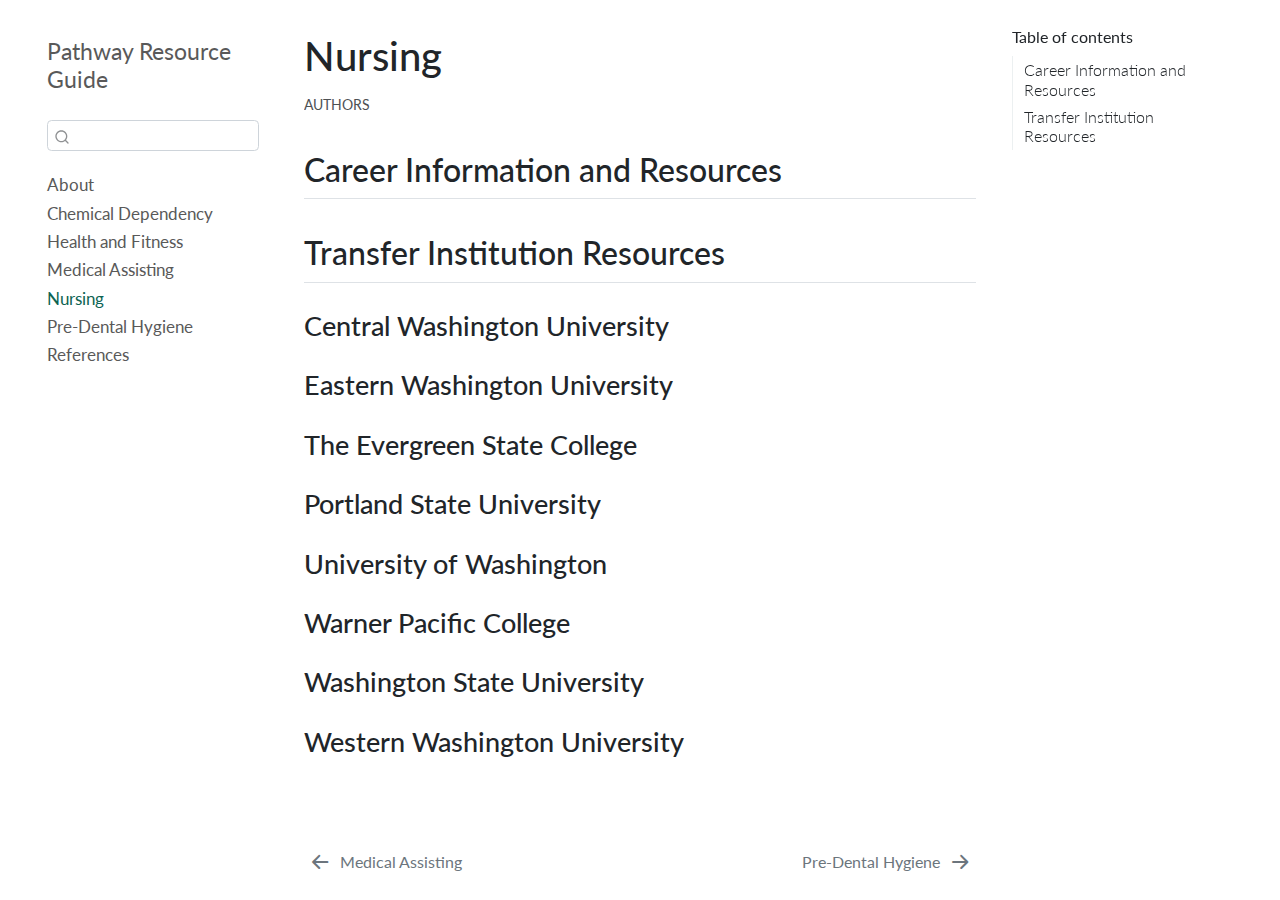
<file: docs/nursing.html>
<!DOCTYPE html>
<html xmlns="http://www.w3.org/1999/xhtml" lang="en" xml:lang="en"><head>

<meta charset="utf-8">
<meta name="generator" content="quarto-0.9.248">

<meta name="viewport" content="width=device-width, initial-scale=1.0, user-scalable=yes">


<title>Pathway Resource Guide - Nursing</title>
<style>
code{white-space: pre-wrap;}
span.smallcaps{font-variant: small-caps;}
span.underline{text-decoration: underline;}
div.column{display: inline-block; vertical-align: top; width: 50%;}
div.hanging-indent{margin-left: 1.5em; text-indent: -1.5em;}
ul.task-list{list-style: none;}
</style>

<script src="site_libs/quarto-nav/quarto-nav.js"></script>
<script src="site_libs/quarto-nav/headroom.min.js"></script>
<script src="site_libs/clipboard/clipboard.min.js"></script>
<meta name="quarto:offset" content="./">
<script src="site_libs/quarto-search/autocomplete.umd.js"></script>
<script src="site_libs/quarto-search/fuse.min.js"></script>
<script src="site_libs/quarto-search/quarto-search.js"></script>
<link href="./pre-dental.html" rel="next">
<link href="./medical-assisting.html" rel="prev">
<script src="site_libs/quarto-html/quarto.js"></script>
<script src="site_libs/quarto-html/popper.min.js"></script>
<script src="site_libs/quarto-html/tippy.umd.min.js"></script>
<script src="site_libs/quarto-html/anchor.min.js"></script>
<link href="site_libs/quarto-html/tippy.css" rel="stylesheet">
<link id="quarto-text-highlighting-styles" href="site_libs/quarto-html/quarto-syntax-highlighting.css" rel="stylesheet">
<script src="site_libs/bootstrap/bootstrap.min.js"></script>
<link href="site_libs/bootstrap/bootstrap-icons.css" rel="stylesheet">
<link href="site_libs/bootstrap/bootstrap.min.css" rel="stylesheet">
<script id="quarto-search-options" type="application/json">{
  "location": "sidebar",
  "copy-button": false,
  "collapse-after": 3,
  "panel-placement": "start",
  "type": "textbox",
  "limit": 20,
  "language": {
    "search-no-results-text": "No results",
    "search-matching-documents-text": "matching documents",
    "search-copy-link-title": "Copy link to search",
    "search-hide-matches-text": "Hide additional matches",
    "search-more-match-text": "more match in this document",
    "search-more-matches-text": "more matches in this document",
    "search-clear-button-title": "Clear",
    "search-detached-cancel-button-title": "Cancel",
    "search-submit-button-title": "Submit"
  }
}</script>


</head>

<body class="floating">

<div id="quarto-search-results"></div>
  <header id="quarto-header" class="headroom fixed-top">
  <nav class="quarto-secondary-nav" data-bs-toggle="collapse" data-bs-target="#quarto-sidebar" aria-controls="quarto-sidebar" aria-expanded="false" aria-label="Toggle sidebar navigation" onclick="if (window.quartoToggleHeadroom) { window.quartoToggleHeadroom(); }">
    <div class="container-fluid d-flex justify-content-between">
      <h1 class="quarto-secondary-nav-title">Nursing</h1>
      <button type="button" class="quarto-btn-toggle btn" aria-label="Show secondary navigation">
        <i class="bi bi-chevron-right"></i>
      </button>
    </div>
  </nav>
</header>
<!-- content -->
<div id="quarto-content" class="quarto-container page-columns page-rows-contents page-layout-article">
<!-- sidebar -->
  <nav id="quarto-sidebar" class="sidebar collapse sidebar-navigation floating overflow-auto">
    <div class="pt-lg-2 mt-2 text-left sidebar-header">
    <div class="sidebar-title mb-0 py-0">
      <a href="./">Pathway Resource Guide</a> 
    </div>
      </div>
      <div class="mt-2 flex-shrink-0 align-items-center">
        <div class="sidebar-search">
        <div id="quarto-search" class="" title="Search"></div>
        </div>
      </div>
    <div class="sidebar-menu-container"> 
    <ul class="list-unstyled mt-1">
        <li class="sidebar-item">
  <div class="sidebar-item-container"> 
  <a href="./index.html" class="sidebar-item-text sidebar-link">About</a>
  </div>
</li>
        <li class="sidebar-item">
  <div class="sidebar-item-container"> 
  <a href="./cds.html" class="sidebar-item-text sidebar-link">Chemical Dependency</a>
  </div>
</li>
        <li class="sidebar-item">
  <div class="sidebar-item-container"> 
  <a href="./health-fitness.html" class="sidebar-item-text sidebar-link">Health and Fitness</a>
  </div>
</li>
        <li class="sidebar-item">
  <div class="sidebar-item-container"> 
  <a href="./medical-assisting.html" class="sidebar-item-text sidebar-link">Medical Assisting</a>
  </div>
</li>
        <li class="sidebar-item">
  <div class="sidebar-item-container"> 
  <a href="./nursing.html" class="sidebar-item-text sidebar-link active">Nursing</a>
  </div>
</li>
        <li class="sidebar-item">
  <div class="sidebar-item-container"> 
  <a href="./pre-dental.html" class="sidebar-item-text sidebar-link">Pre-Dental Hygiene</a>
  </div>
</li>
        <li class="sidebar-item">
  <div class="sidebar-item-container"> 
  <a href="./references.html" class="sidebar-item-text sidebar-link">References</a>
  </div>
</li>
    </ul>
    </div>
</nav>
<!-- margin-sidebar -->
    <div id="quarto-margin-sidebar" class="sidebar margin-sidebar">
        <nav id="TOC" role="doc-toc">
    <h2 id="toc-title">Table of contents</h2>
   
  <ul>
  <li><a href="#career-information-and-resources" id="toc-career-information-and-resources" class="nav-link active" data-scroll-target="#career-information-and-resources">Career Information and Resources</a></li>
  <li><a href="#transfer-institution-resources" id="toc-transfer-institution-resources" class="nav-link" data-scroll-target="#transfer-institution-resources">Transfer Institution Resources</a>
  <ul class="collapse">
  <li><a href="#central-washington-university" id="toc-central-washington-university" class="nav-link" data-scroll-target="#central-washington-university">Central Washington University</a></li>
  <li><a href="#eastern-washington-university" id="toc-eastern-washington-university" class="nav-link" data-scroll-target="#eastern-washington-university">Eastern Washington University</a></li>
  <li><a href="#the-evergreen-state-college" id="toc-the-evergreen-state-college" class="nav-link" data-scroll-target="#the-evergreen-state-college">The Evergreen State College</a></li>
  <li><a href="#portland-state-university" id="toc-portland-state-university" class="nav-link" data-scroll-target="#portland-state-university">Portland State University</a></li>
  <li><a href="#university-of-washington" id="toc-university-of-washington" class="nav-link" data-scroll-target="#university-of-washington">University of Washington</a></li>
  <li><a href="#warner-pacific-college" id="toc-warner-pacific-college" class="nav-link" data-scroll-target="#warner-pacific-college">Warner Pacific College</a></li>
  <li><a href="#washington-state-university" id="toc-washington-state-university" class="nav-link" data-scroll-target="#washington-state-university">Washington State University</a></li>
  <li><a href="#western-washington-university" id="toc-western-washington-university" class="nav-link" data-scroll-target="#western-washington-university">Western Washington University</a></li>
  </ul></li>
  </ul>
</nav>
    </div>
<!-- main -->
<main class="content" id="quarto-document-content">

<header id="title-block-header" class="quarto-title-block default">
<div class="quarto-title">
<h1 class="title d-none d-lg-block">Nursing</h1>
</div>





<div class="quarto-title-meta">

    <div>
    <div class="quarto-title-meta-heading">Authors</div>
    <div class="quarto-title-meta-contents">
          </div>
  </div>
    
    
  </div>
  

</header>

<section id="career-information-and-resources" class="level2">
<h2 class="anchored" data-anchor-id="career-information-and-resources">Career Information and Resources</h2>
</section>
<section id="transfer-institution-resources" class="level2">
<h2 class="anchored" data-anchor-id="transfer-institution-resources">Transfer Institution Resources</h2>
<section id="central-washington-university" class="level3">
<h3 class="anchored" data-anchor-id="central-washington-university">Central Washington University</h3>
</section>
<section id="eastern-washington-university" class="level3">
<h3 class="anchored" data-anchor-id="eastern-washington-university">Eastern Washington University</h3>
</section>
<section id="the-evergreen-state-college" class="level3">
<h3 class="anchored" data-anchor-id="the-evergreen-state-college">The Evergreen State College</h3>
</section>
<section id="portland-state-university" class="level3">
<h3 class="anchored" data-anchor-id="portland-state-university">Portland State University</h3>
</section>
<section id="university-of-washington" class="level3">
<h3 class="anchored" data-anchor-id="university-of-washington">University of Washington</h3>
</section>
<section id="warner-pacific-college" class="level3">
<h3 class="anchored" data-anchor-id="warner-pacific-college">Warner Pacific College</h3>
</section>
<section id="washington-state-university" class="level3">
<h3 class="anchored" data-anchor-id="washington-state-university">Washington State University</h3>
</section>
<section id="western-washington-university" class="level3">
<h3 class="anchored" data-anchor-id="western-washington-university">Western Washington University</h3>


</section>
</section>

</main> <!-- /main -->
<script type="application/javascript">
window.document.addEventListener("DOMContentLoaded", function (event) {
  const icon = "";
  const anchorJS = new window.AnchorJS();
  anchorJS.options = {
    placement: 'right',
    icon: icon
  };
  anchorJS.add('.anchored');
  const clipboard = new window.ClipboardJS('.code-copy-button', {
    target: function(trigger) {
      return trigger.previousElementSibling;
    }
  });
  clipboard.on('success', function(e) {
    // button target
    const button = e.trigger;
    // don't keep focus
    button.blur();
    // flash "checked"
    button.classList.add('code-copy-button-checked');
    setTimeout(function() {
      button.classList.remove('code-copy-button-checked');
    }, 1000);
    // clear code selection
    e.clearSelection();
  });
  function tippyHover(el, contentFn) {
    const config = {
      allowHTML: true,
      content: contentFn,
      maxWidth: 500,
      delay: 100,
      arrow: false,
      appendTo: function(el) {
          return el.parentElement;
      },
      interactive: true,
      interactiveBorder: 10,
      theme: 'quarto',
      placement: 'bottom-start'
    };
    window.tippy(el, config); 
  }
  const noterefs = window.document.querySelectorAll('a[role="doc-noteref"]');
  for (var i=0; i<noterefs.length; i++) {
    const ref = noterefs[i];
    tippyHover(ref, function() {
      let href = ref.getAttribute('href');
      try { href = new URL(href).hash; } catch {}
      const id = href.replace(/^#\/?/, "");
      const note = window.document.getElementById(id);
      return note.innerHTML;
    });
  }
  var bibliorefs = window.document.querySelectorAll('a[role="doc-biblioref"]');
  for (var i=0; i<bibliorefs.length; i++) {
    const ref = bibliorefs[i];
    const cites = ref.parentNode.getAttribute('data-cites').split(' ');
    tippyHover(ref, function() {
      var popup = window.document.createElement('div');
      cites.forEach(function(cite) {
        var citeDiv = window.document.createElement('div');
        citeDiv.classList.add('hanging-indent');
        citeDiv.classList.add('csl-entry');
        var biblioDiv = window.document.getElementById('ref-' + cite);
        if (biblioDiv) {
          citeDiv.innerHTML = biblioDiv.innerHTML;
        }
        popup.appendChild(citeDiv);
      });
      return popup.innerHTML;
    });
  }
});
</script>
<nav class="page-navigation">
  <div class="nav-page nav-page-previous">
      <a href="./medical-assisting.html" class="pagination-link">
        <i class="bi bi-arrow-left-short"></i> <span class="nav-page-text">Medical Assisting</span>
      </a>          
  </div>
  <div class="nav-page nav-page-next">
      <a href="./pre-dental.html" class="pagination-link">
        <span class="nav-page-text">Pre-Dental Hygiene</span> <i class="bi bi-arrow-right-short"></i>
      </a>
  </div>
</nav>
</div> <!-- /content -->



</body></html>
</file>
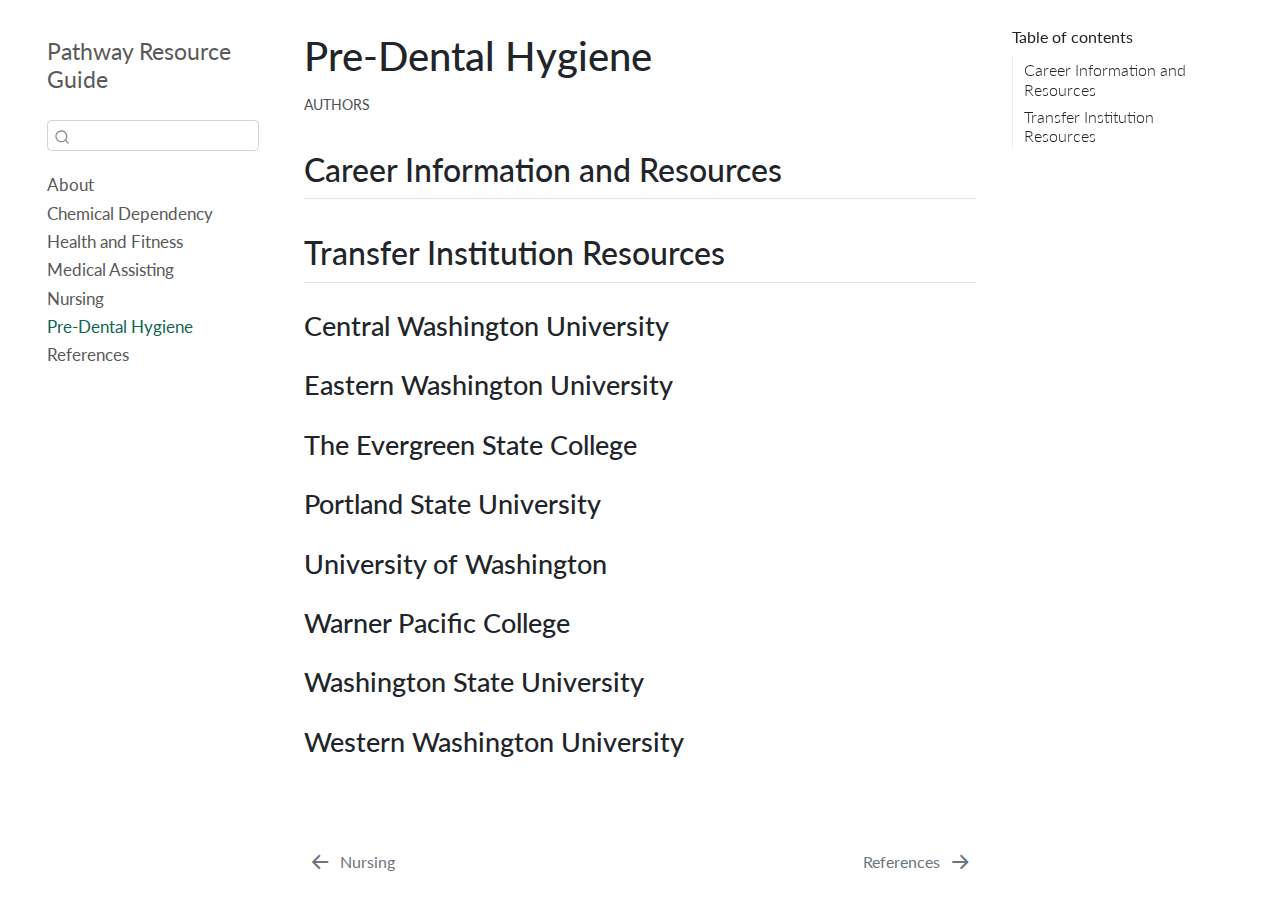
<file: docs/pre-dental.html>
<!DOCTYPE html>
<html xmlns="http://www.w3.org/1999/xhtml" lang="en" xml:lang="en"><head>

<meta charset="utf-8">
<meta name="generator" content="quarto-0.9.248">

<meta name="viewport" content="width=device-width, initial-scale=1.0, user-scalable=yes">


<title>Pathway Resource Guide - Pre-Dental Hygiene</title>
<style>
code{white-space: pre-wrap;}
span.smallcaps{font-variant: small-caps;}
span.underline{text-decoration: underline;}
div.column{display: inline-block; vertical-align: top; width: 50%;}
div.hanging-indent{margin-left: 1.5em; text-indent: -1.5em;}
ul.task-list{list-style: none;}
</style>

<script src="site_libs/quarto-nav/quarto-nav.js"></script>
<script src="site_libs/quarto-nav/headroom.min.js"></script>
<script src="site_libs/clipboard/clipboard.min.js"></script>
<meta name="quarto:offset" content="./">
<script src="site_libs/quarto-search/autocomplete.umd.js"></script>
<script src="site_libs/quarto-search/fuse.min.js"></script>
<script src="site_libs/quarto-search/quarto-search.js"></script>
<link href="./references.html" rel="next">
<link href="./nursing.html" rel="prev">
<script src="site_libs/quarto-html/quarto.js"></script>
<script src="site_libs/quarto-html/popper.min.js"></script>
<script src="site_libs/quarto-html/tippy.umd.min.js"></script>
<script src="site_libs/quarto-html/anchor.min.js"></script>
<link href="site_libs/quarto-html/tippy.css" rel="stylesheet">
<link id="quarto-text-highlighting-styles" href="site_libs/quarto-html/quarto-syntax-highlighting.css" rel="stylesheet">
<script src="site_libs/bootstrap/bootstrap.min.js"></script>
<link href="site_libs/bootstrap/bootstrap-icons.css" rel="stylesheet">
<link href="site_libs/bootstrap/bootstrap.min.css" rel="stylesheet">
<script id="quarto-search-options" type="application/json">{
  "location": "sidebar",
  "copy-button": false,
  "collapse-after": 3,
  "panel-placement": "start",
  "type": "textbox",
  "limit": 20,
  "language": {
    "search-no-results-text": "No results",
    "search-matching-documents-text": "matching documents",
    "search-copy-link-title": "Copy link to search",
    "search-hide-matches-text": "Hide additional matches",
    "search-more-match-text": "more match in this document",
    "search-more-matches-text": "more matches in this document",
    "search-clear-button-title": "Clear",
    "search-detached-cancel-button-title": "Cancel",
    "search-submit-button-title": "Submit"
  }
}</script>


</head>

<body class="floating">

<div id="quarto-search-results"></div>
  <header id="quarto-header" class="headroom fixed-top">
  <nav class="quarto-secondary-nav" data-bs-toggle="collapse" data-bs-target="#quarto-sidebar" aria-controls="quarto-sidebar" aria-expanded="false" aria-label="Toggle sidebar navigation" onclick="if (window.quartoToggleHeadroom) { window.quartoToggleHeadroom(); }">
    <div class="container-fluid d-flex justify-content-between">
      <h1 class="quarto-secondary-nav-title">Pre-Dental Hygiene</h1>
      <button type="button" class="quarto-btn-toggle btn" aria-label="Show secondary navigation">
        <i class="bi bi-chevron-right"></i>
      </button>
    </div>
  </nav>
</header>
<!-- content -->
<div id="quarto-content" class="quarto-container page-columns page-rows-contents page-layout-article">
<!-- sidebar -->
  <nav id="quarto-sidebar" class="sidebar collapse sidebar-navigation floating overflow-auto">
    <div class="pt-lg-2 mt-2 text-left sidebar-header">
    <div class="sidebar-title mb-0 py-0">
      <a href="./">Pathway Resource Guide</a> 
    </div>
      </div>
      <div class="mt-2 flex-shrink-0 align-items-center">
        <div class="sidebar-search">
        <div id="quarto-search" class="" title="Search"></div>
        </div>
      </div>
    <div class="sidebar-menu-container"> 
    <ul class="list-unstyled mt-1">
        <li class="sidebar-item">
  <div class="sidebar-item-container"> 
  <a href="./index.html" class="sidebar-item-text sidebar-link">About</a>
  </div>
</li>
        <li class="sidebar-item">
  <div class="sidebar-item-container"> 
  <a href="./cds.html" class="sidebar-item-text sidebar-link">Chemical Dependency</a>
  </div>
</li>
        <li class="sidebar-item">
  <div class="sidebar-item-container"> 
  <a href="./health-fitness.html" class="sidebar-item-text sidebar-link">Health and Fitness</a>
  </div>
</li>
        <li class="sidebar-item">
  <div class="sidebar-item-container"> 
  <a href="./medical-assisting.html" class="sidebar-item-text sidebar-link">Medical Assisting</a>
  </div>
</li>
        <li class="sidebar-item">
  <div class="sidebar-item-container"> 
  <a href="./nursing.html" class="sidebar-item-text sidebar-link">Nursing</a>
  </div>
</li>
        <li class="sidebar-item">
  <div class="sidebar-item-container"> 
  <a href="./pre-dental.html" class="sidebar-item-text sidebar-link active">Pre-Dental Hygiene</a>
  </div>
</li>
        <li class="sidebar-item">
  <div class="sidebar-item-container"> 
  <a href="./references.html" class="sidebar-item-text sidebar-link">References</a>
  </div>
</li>
    </ul>
    </div>
</nav>
<!-- margin-sidebar -->
    <div id="quarto-margin-sidebar" class="sidebar margin-sidebar">
        <nav id="TOC" role="doc-toc">
    <h2 id="toc-title">Table of contents</h2>
   
  <ul>
  <li><a href="#career-information-and-resources" id="toc-career-information-and-resources" class="nav-link active" data-scroll-target="#career-information-and-resources">Career Information and Resources</a></li>
  <li><a href="#transfer-institution-resources" id="toc-transfer-institution-resources" class="nav-link" data-scroll-target="#transfer-institution-resources">Transfer Institution Resources</a>
  <ul class="collapse">
  <li><a href="#central-washington-university" id="toc-central-washington-university" class="nav-link" data-scroll-target="#central-washington-university">Central Washington University</a></li>
  <li><a href="#eastern-washington-university" id="toc-eastern-washington-university" class="nav-link" data-scroll-target="#eastern-washington-university">Eastern Washington University</a></li>
  <li><a href="#the-evergreen-state-college" id="toc-the-evergreen-state-college" class="nav-link" data-scroll-target="#the-evergreen-state-college">The Evergreen State College</a></li>
  <li><a href="#portland-state-university" id="toc-portland-state-university" class="nav-link" data-scroll-target="#portland-state-university">Portland State University</a></li>
  <li><a href="#university-of-washington" id="toc-university-of-washington" class="nav-link" data-scroll-target="#university-of-washington">University of Washington</a></li>
  <li><a href="#warner-pacific-college" id="toc-warner-pacific-college" class="nav-link" data-scroll-target="#warner-pacific-college">Warner Pacific College</a></li>
  <li><a href="#washington-state-university" id="toc-washington-state-university" class="nav-link" data-scroll-target="#washington-state-university">Washington State University</a></li>
  <li><a href="#western-washington-university" id="toc-western-washington-university" class="nav-link" data-scroll-target="#western-washington-university">Western Washington University</a></li>
  </ul></li>
  </ul>
</nav>
    </div>
<!-- main -->
<main class="content" id="quarto-document-content">

<header id="title-block-header" class="quarto-title-block default">
<div class="quarto-title">
<h1 class="title d-none d-lg-block">Pre-Dental Hygiene</h1>
</div>





<div class="quarto-title-meta">

    <div>
    <div class="quarto-title-meta-heading">Authors</div>
    <div class="quarto-title-meta-contents">
          </div>
  </div>
    
    
  </div>
  

</header>

<section id="career-information-and-resources" class="level2">
<h2 class="anchored" data-anchor-id="career-information-and-resources">Career Information and Resources</h2>
</section>
<section id="transfer-institution-resources" class="level2">
<h2 class="anchored" data-anchor-id="transfer-institution-resources">Transfer Institution Resources</h2>
<section id="central-washington-university" class="level3">
<h3 class="anchored" data-anchor-id="central-washington-university">Central Washington University</h3>
</section>
<section id="eastern-washington-university" class="level3">
<h3 class="anchored" data-anchor-id="eastern-washington-university">Eastern Washington University</h3>
</section>
<section id="the-evergreen-state-college" class="level3">
<h3 class="anchored" data-anchor-id="the-evergreen-state-college">The Evergreen State College</h3>
</section>
<section id="portland-state-university" class="level3">
<h3 class="anchored" data-anchor-id="portland-state-university">Portland State University</h3>
</section>
<section id="university-of-washington" class="level3">
<h3 class="anchored" data-anchor-id="university-of-washington">University of Washington</h3>
</section>
<section id="warner-pacific-college" class="level3">
<h3 class="anchored" data-anchor-id="warner-pacific-college">Warner Pacific College</h3>
</section>
<section id="washington-state-university" class="level3">
<h3 class="anchored" data-anchor-id="washington-state-university">Washington State University</h3>
</section>
<section id="western-washington-university" class="level3">
<h3 class="anchored" data-anchor-id="western-washington-university">Western Washington University</h3>


</section>
</section>

</main> <!-- /main -->
<script type="application/javascript">
window.document.addEventListener("DOMContentLoaded", function (event) {
  const icon = "";
  const anchorJS = new window.AnchorJS();
  anchorJS.options = {
    placement: 'right',
    icon: icon
  };
  anchorJS.add('.anchored');
  const clipboard = new window.ClipboardJS('.code-copy-button', {
    target: function(trigger) {
      return trigger.previousElementSibling;
    }
  });
  clipboard.on('success', function(e) {
    // button target
    const button = e.trigger;
    // don't keep focus
    button.blur();
    // flash "checked"
    button.classList.add('code-copy-button-checked');
    setTimeout(function() {
      button.classList.remove('code-copy-button-checked');
    }, 1000);
    // clear code selection
    e.clearSelection();
  });
  function tippyHover(el, contentFn) {
    const config = {
      allowHTML: true,
      content: contentFn,
      maxWidth: 500,
      delay: 100,
      arrow: false,
      appendTo: function(el) {
          return el.parentElement;
      },
      interactive: true,
      interactiveBorder: 10,
      theme: 'quarto',
      placement: 'bottom-start'
    };
    window.tippy(el, config); 
  }
  const noterefs = window.document.querySelectorAll('a[role="doc-noteref"]');
  for (var i=0; i<noterefs.length; i++) {
    const ref = noterefs[i];
    tippyHover(ref, function() {
      let href = ref.getAttribute('href');
      try { href = new URL(href).hash; } catch {}
      const id = href.replace(/^#\/?/, "");
      const note = window.document.getElementById(id);
      return note.innerHTML;
    });
  }
  var bibliorefs = window.document.querySelectorAll('a[role="doc-biblioref"]');
  for (var i=0; i<bibliorefs.length; i++) {
    const ref = bibliorefs[i];
    const cites = ref.parentNode.getAttribute('data-cites').split(' ');
    tippyHover(ref, function() {
      var popup = window.document.createElement('div');
      cites.forEach(function(cite) {
        var citeDiv = window.document.createElement('div');
        citeDiv.classList.add('hanging-indent');
        citeDiv.classList.add('csl-entry');
        var biblioDiv = window.document.getElementById('ref-' + cite);
        if (biblioDiv) {
          citeDiv.innerHTML = biblioDiv.innerHTML;
        }
        popup.appendChild(citeDiv);
      });
      return popup.innerHTML;
    });
  }
});
</script>
<nav class="page-navigation">
  <div class="nav-page nav-page-previous">
      <a href="./nursing.html" class="pagination-link">
        <i class="bi bi-arrow-left-short"></i> <span class="nav-page-text">Nursing</span>
      </a>          
  </div>
  <div class="nav-page nav-page-next">
      <a href="./references.html" class="pagination-link">
        <span class="nav-page-text">References</span> <i class="bi bi-arrow-right-short"></i>
      </a>
  </div>
</nav>
</div> <!-- /content -->



</body></html>
</file>
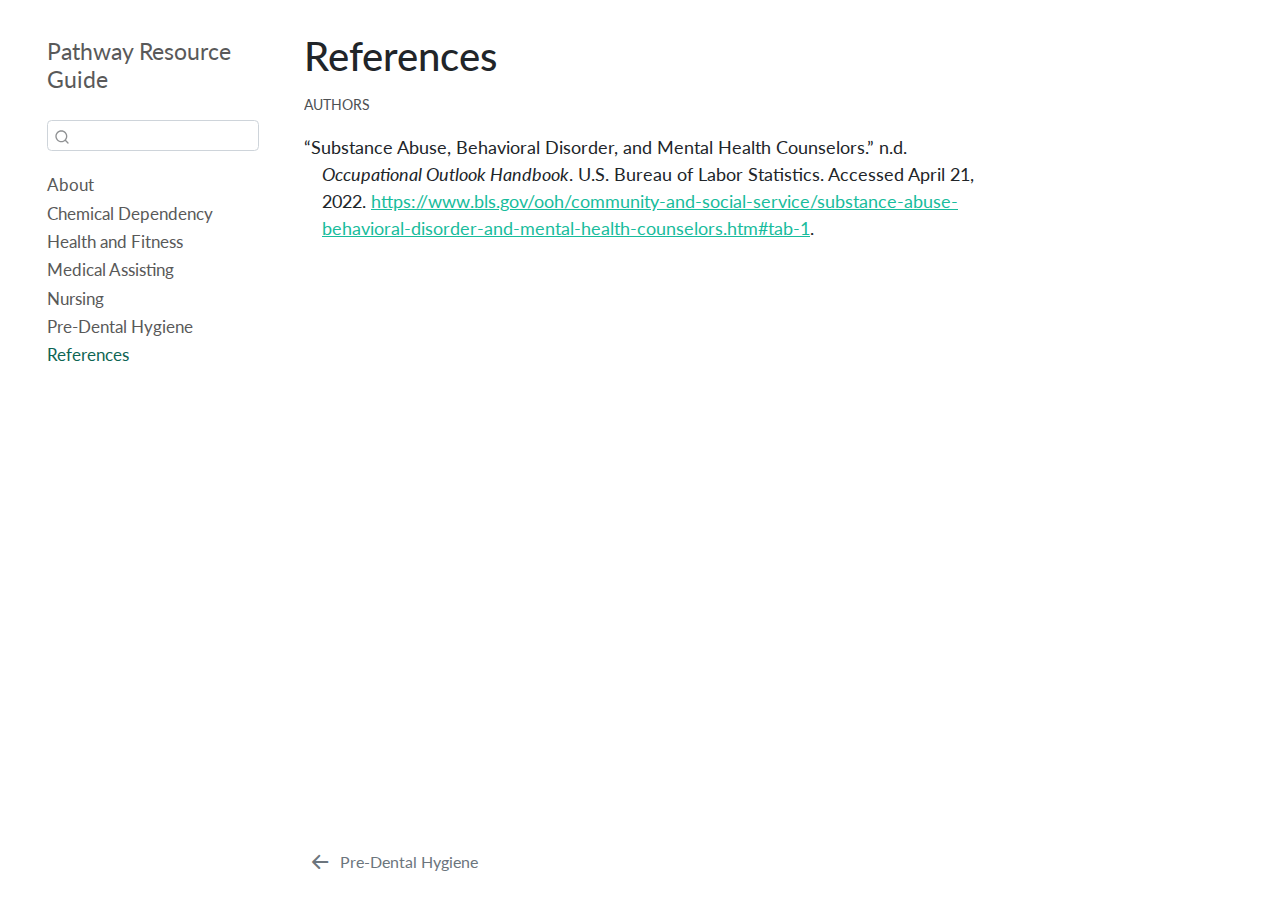
<file: docs/references.html>
<!DOCTYPE html>
<html xmlns="http://www.w3.org/1999/xhtml" lang="en" xml:lang="en"><head>

<meta charset="utf-8">
<meta name="generator" content="quarto-0.9.248">

<meta name="viewport" content="width=device-width, initial-scale=1.0, user-scalable=yes">


<title>Pathway Resource Guide - References</title>
<style>
code{white-space: pre-wrap;}
span.smallcaps{font-variant: small-caps;}
span.underline{text-decoration: underline;}
div.column{display: inline-block; vertical-align: top; width: 50%;}
div.hanging-indent{margin-left: 1.5em; text-indent: -1.5em;}
ul.task-list{list-style: none;}
div.csl-bib-body { }
div.csl-entry {
  clear: both;
}
.hanging div.csl-entry {
  margin-left:2em;
  text-indent:-2em;
}
div.csl-left-margin {
  min-width:2em;
  float:left;
}
div.csl-right-inline {
  margin-left:2em;
  padding-left:1em;
}
div.csl-indent {
  margin-left: 2em;
}
</style>

<script src="site_libs/quarto-nav/quarto-nav.js"></script>
<script src="site_libs/quarto-nav/headroom.min.js"></script>
<script src="site_libs/clipboard/clipboard.min.js"></script>
<meta name="quarto:offset" content="./">
<script src="site_libs/quarto-search/autocomplete.umd.js"></script>
<script src="site_libs/quarto-search/fuse.min.js"></script>
<script src="site_libs/quarto-search/quarto-search.js"></script>
<link href="./pre-dental.html" rel="prev">
<script src="site_libs/quarto-html/quarto.js"></script>
<script src="site_libs/quarto-html/popper.min.js"></script>
<script src="site_libs/quarto-html/tippy.umd.min.js"></script>
<script src="site_libs/quarto-html/anchor.min.js"></script>
<link href="site_libs/quarto-html/tippy.css" rel="stylesheet">
<link id="quarto-text-highlighting-styles" href="site_libs/quarto-html/quarto-syntax-highlighting.css" rel="stylesheet">
<script src="site_libs/bootstrap/bootstrap.min.js"></script>
<link href="site_libs/bootstrap/bootstrap-icons.css" rel="stylesheet">
<link href="site_libs/bootstrap/bootstrap.min.css" rel="stylesheet">
<script id="quarto-search-options" type="application/json">{
  "location": "sidebar",
  "copy-button": false,
  "collapse-after": 3,
  "panel-placement": "start",
  "type": "textbox",
  "limit": 20,
  "language": {
    "search-no-results-text": "No results",
    "search-matching-documents-text": "matching documents",
    "search-copy-link-title": "Copy link to search",
    "search-hide-matches-text": "Hide additional matches",
    "search-more-match-text": "more match in this document",
    "search-more-matches-text": "more matches in this document",
    "search-clear-button-title": "Clear",
    "search-detached-cancel-button-title": "Cancel",
    "search-submit-button-title": "Submit"
  }
}</script>


</head>

<body class="floating">

<div id="quarto-search-results"></div>
  <header id="quarto-header" class="headroom fixed-top">
  <nav class="quarto-secondary-nav" data-bs-toggle="collapse" data-bs-target="#quarto-sidebar" aria-controls="quarto-sidebar" aria-expanded="false" aria-label="Toggle sidebar navigation" onclick="if (window.quartoToggleHeadroom) { window.quartoToggleHeadroom(); }">
    <div class="container-fluid d-flex justify-content-between">
      <h1 class="quarto-secondary-nav-title">References</h1>
      <button type="button" class="quarto-btn-toggle btn" aria-label="Show secondary navigation">
        <i class="bi bi-chevron-right"></i>
      </button>
    </div>
  </nav>
</header>
<!-- content -->
<div id="quarto-content" class="quarto-container page-columns page-rows-contents page-layout-article">
<!-- sidebar -->
  <nav id="quarto-sidebar" class="sidebar collapse sidebar-navigation floating overflow-auto">
    <div class="pt-lg-2 mt-2 text-left sidebar-header">
    <div class="sidebar-title mb-0 py-0">
      <a href="./">Pathway Resource Guide</a> 
    </div>
      </div>
      <div class="mt-2 flex-shrink-0 align-items-center">
        <div class="sidebar-search">
        <div id="quarto-search" class="" title="Search"></div>
        </div>
      </div>
    <div class="sidebar-menu-container"> 
    <ul class="list-unstyled mt-1">
        <li class="sidebar-item">
  <div class="sidebar-item-container"> 
  <a href="./index.html" class="sidebar-item-text sidebar-link">About</a>
  </div>
</li>
        <li class="sidebar-item">
  <div class="sidebar-item-container"> 
  <a href="./cds.html" class="sidebar-item-text sidebar-link">Chemical Dependency</a>
  </div>
</li>
        <li class="sidebar-item">
  <div class="sidebar-item-container"> 
  <a href="./health-fitness.html" class="sidebar-item-text sidebar-link">Health and Fitness</a>
  </div>
</li>
        <li class="sidebar-item">
  <div class="sidebar-item-container"> 
  <a href="./medical-assisting.html" class="sidebar-item-text sidebar-link">Medical Assisting</a>
  </div>
</li>
        <li class="sidebar-item">
  <div class="sidebar-item-container"> 
  <a href="./nursing.html" class="sidebar-item-text sidebar-link">Nursing</a>
  </div>
</li>
        <li class="sidebar-item">
  <div class="sidebar-item-container"> 
  <a href="./pre-dental.html" class="sidebar-item-text sidebar-link">Pre-Dental Hygiene</a>
  </div>
</li>
        <li class="sidebar-item">
  <div class="sidebar-item-container"> 
  <a href="./references.html" class="sidebar-item-text sidebar-link active">References</a>
  </div>
</li>
    </ul>
    </div>
</nav>
<!-- margin-sidebar -->
    <div id="quarto-margin-sidebar" class="sidebar margin-sidebar">
        
    </div>
<!-- main -->
<main class="content" id="quarto-document-content">

<header id="title-block-header" class="quarto-title-block default">
<div class="quarto-title">
<h1 class="title d-none d-lg-block">References</h1>
</div>





<div class="quarto-title-meta">

    <div>
    <div class="quarto-title-meta-heading">Authors</div>
    <div class="quarto-title-meta-contents">
          </div>
  </div>
    
    
  </div>
  

</header>





<div id="refs" class="references csl-bib-body hanging-indent" role="doc-bibliography">
<div id="ref-ooh_cds" class="csl-entry" role="doc-biblioentry">
<span>“Substance <span>Abuse</span>, <span>Behavioral</span>
<span>Disorder</span>, and <span>Mental</span> <span>Health</span>
<span>Counselors</span>.”</span> n.d. <em>Occupational
<span>Outlook</span> <span>Handbook</span></em>. U.<span>S</span>.
<span>Bureau</span> of <span>Labor</span> <span>Statistics</span>.
Accessed April 21, 2022. <a href="https://www.bls.gov/ooh/community-and-social-service/substance-abuse-behavioral-disorder-and-mental-health-counselors.htm#tab-1">https://www.bls.gov/ooh/community-and-social-service/substance-abuse-behavioral-disorder-and-mental-health-counselors.htm#tab-1</a>.
</div>
</div></main> <!-- /main -->
<script type="application/javascript">
window.document.addEventListener("DOMContentLoaded", function (event) {
  const icon = "";
  const anchorJS = new window.AnchorJS();
  anchorJS.options = {
    placement: 'right',
    icon: icon
  };
  anchorJS.add('.anchored');
  const clipboard = new window.ClipboardJS('.code-copy-button', {
    target: function(trigger) {
      return trigger.previousElementSibling;
    }
  });
  clipboard.on('success', function(e) {
    // button target
    const button = e.trigger;
    // don't keep focus
    button.blur();
    // flash "checked"
    button.classList.add('code-copy-button-checked');
    setTimeout(function() {
      button.classList.remove('code-copy-button-checked');
    }, 1000);
    // clear code selection
    e.clearSelection();
  });
  function tippyHover(el, contentFn) {
    const config = {
      allowHTML: true,
      content: contentFn,
      maxWidth: 500,
      delay: 100,
      arrow: false,
      appendTo: function(el) {
          return el.parentElement;
      },
      interactive: true,
      interactiveBorder: 10,
      theme: 'quarto',
      placement: 'bottom-start'
    };
    window.tippy(el, config); 
  }
  const noterefs = window.document.querySelectorAll('a[role="doc-noteref"]');
  for (var i=0; i<noterefs.length; i++) {
    const ref = noterefs[i];
    tippyHover(ref, function() {
      let href = ref.getAttribute('href');
      try { href = new URL(href).hash; } catch {}
      const id = href.replace(/^#\/?/, "");
      const note = window.document.getElementById(id);
      return note.innerHTML;
    });
  }
  var bibliorefs = window.document.querySelectorAll('a[role="doc-biblioref"]');
  for (var i=0; i<bibliorefs.length; i++) {
    const ref = bibliorefs[i];
    const cites = ref.parentNode.getAttribute('data-cites').split(' ');
    tippyHover(ref, function() {
      var popup = window.document.createElement('div');
      cites.forEach(function(cite) {
        var citeDiv = window.document.createElement('div');
        citeDiv.classList.add('hanging-indent');
        citeDiv.classList.add('csl-entry');
        var biblioDiv = window.document.getElementById('ref-' + cite);
        if (biblioDiv) {
          citeDiv.innerHTML = biblioDiv.innerHTML;
        }
        popup.appendChild(citeDiv);
      });
      return popup.innerHTML;
    });
  }
});
</script>
<nav class="page-navigation">
  <div class="nav-page nav-page-previous">
      <a href="./pre-dental.html" class="pagination-link">
        <i class="bi bi-arrow-left-short"></i> <span class="nav-page-text">Pre-Dental Hygiene</span>
      </a>          
  </div>
  <div class="nav-page nav-page-next">
  </div>
</nav>
</div> <!-- /content -->



</body></html>
</file>
<file: docs/site_libs/quarto-html/tippy.css>
.tippy-box[data-animation=fade][data-state=hidden]{opacity:0}[data-tippy-root]{max-width:calc(100vw - 10px)}.tippy-box{position:relative;background-color:#333;color:#fff;border-radius:4px;font-size:14px;line-height:1.4;white-space:normal;outline:0;transition-property:transform,visibility,opacity}.tippy-box[data-placement^=top]>.tippy-arrow{bottom:0}.tippy-box[data-placement^=top]>.tippy-arrow:before{bottom:-7px;left:0;border-width:8px 8px 0;border-top-color:initial;transform-origin:center top}.tippy-box[data-placement^=bottom]>.tippy-arrow{top:0}.tippy-box[data-placement^=bottom]>.tippy-arrow:before{top:-7px;left:0;border-width:0 8px 8px;border-bottom-color:initial;transform-origin:center bottom}.tippy-box[data-placement^=left]>.tippy-arrow{right:0}.tippy-box[data-placement^=left]>.tippy-arrow:before{border-width:8px 0 8px 8px;border-left-color:initial;right:-7px;transform-origin:center left}.tippy-box[data-placement^=right]>.tippy-arrow{left:0}.tippy-box[data-placement^=right]>.tippy-arrow:before{left:-7px;border-width:8px 8px 8px 0;border-right-color:initial;transform-origin:center right}.tippy-box[data-inertia][data-state=visible]{transition-timing-function:cubic-bezier(.54,1.5,.38,1.11)}.tippy-arrow{width:16px;height:16px;color:#333}.tippy-arrow:before{content:"";position:absolute;border-color:transparent;border-style:solid}.tippy-content{position:relative;padding:5px 9px;z-index:1}
</file>
<file: docs/site_libs/quarto-html/quarto-syntax-highlighting.css>
/* quarto syntax highlight colors */
:root {
  --quarto-hl-ot-color: #00769E;
  --quarto-hl-at-color: #657422;
  --quarto-hl-ss-color: #20794D;
  --quarto-hl-an-color: #5E5E5E;
  --quarto-hl-fu-color: #4758AB;
  --quarto-hl-st-color: #20794D;
  --quarto-hl-cf-color: #00769E;
  --quarto-hl-op-color: #5E5E5E;
  --quarto-hl-er-color: #AD0000;
  --quarto-hl-bn-color: #AD0000;
  --quarto-hl-al-color: #AD0000;
  --quarto-hl-va-color: #111111;
  --quarto-hl-bu-color: inherit;
  --quarto-hl-ex-color: inherit;
  --quarto-hl-pp-color: #AD0000;
  --quarto-hl-in-color: #5E5E5E;
  --quarto-hl-vs-color: #20794D;
  --quarto-hl-wa-color: #5E5E5E;
  --quarto-hl-do-color: #5E5E5E;
  --quarto-hl-im-color: inherit;
  --quarto-hl-ch-color: #20794D;
  --quarto-hl-dt-color: #AD0000;
  --quarto-hl-fl-color: #AD0000;
  --quarto-hl-co-color: #5E5E5E;
  --quarto-hl-cv-color: #5E5E5E;
  --quarto-hl-cn-color: #8f5902;
  --quarto-hl-sc-color: #5E5E5E;
  --quarto-hl-dv-color: #AD0000;
  --quarto-hl-kw-color: #00769E;
}

/* other quarto variables */
:root {
  --quarto-font-monospace: SFMono-Regular, Menlo, Monaco, Consolas, "Liberation Mono", "Courier New", monospace;
}

code span {
  color: #00769E;
}

code.sourceCode > span {
  color: #00769E;
}

div.sourceCode,
div.sourceCode pre.sourceCode {
  color: #00769E;
}

code span.ot {
  color: #00769E;
}

code span.at {
  color: #657422;
}

code span.ss {
  color: #20794D;
}

code span.an {
  color: #5E5E5E;
}

code span.fu {
  color: #4758AB;
}

code span.st {
  color: #20794D;
}

code span.cf {
  color: #00769E;
}

code span.op {
  color: #5E5E5E;
}

code span.er {
  color: #AD0000;
}

code span.bn {
  color: #AD0000;
}

code span.al {
  color: #AD0000;
}

code span.va {
  color: #111111;
}

code span.pp {
  color: #AD0000;
}

code span.in {
  color: #5E5E5E;
}

code span.vs {
  color: #20794D;
}

code span.wa {
  color: #5E5E5E;
  font-style: italic;
}

code span.do {
  color: #5E5E5E;
  font-style: italic;
}

code span.ch {
  color: #20794D;
}

code span.dt {
  color: #AD0000;
}

code span.fl {
  color: #AD0000;
}

code span.co {
  color: #5E5E5E;
}

code span.cv {
  color: #5E5E5E;
  font-style: italic;
}

code span.cn {
  color: #8f5902;
}

code span.sc {
  color: #5E5E5E;
}

code span.dv {
  color: #AD0000;
}

code span.kw {
  color: #00769E;
}

/*# sourceMappingURL=debc5d5d77c3f9108843748ff7464032.css.map */
</file>
